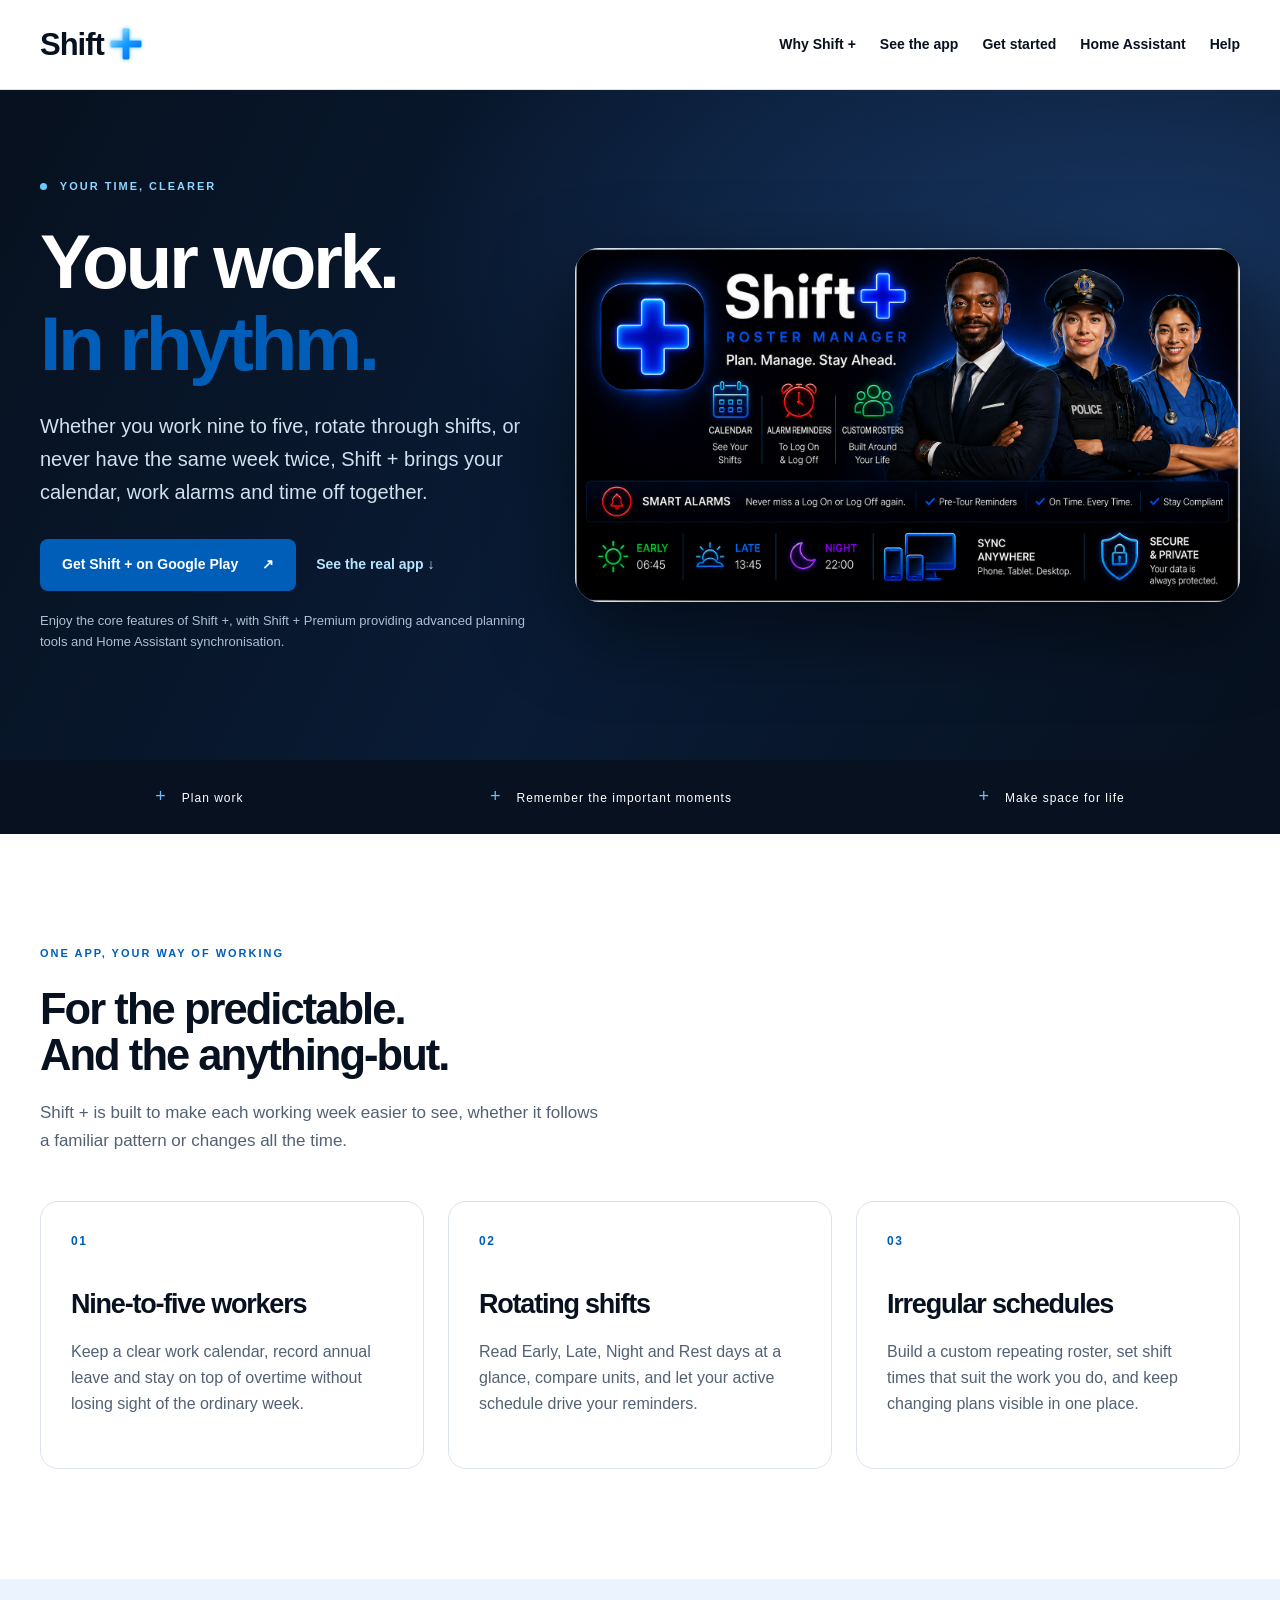
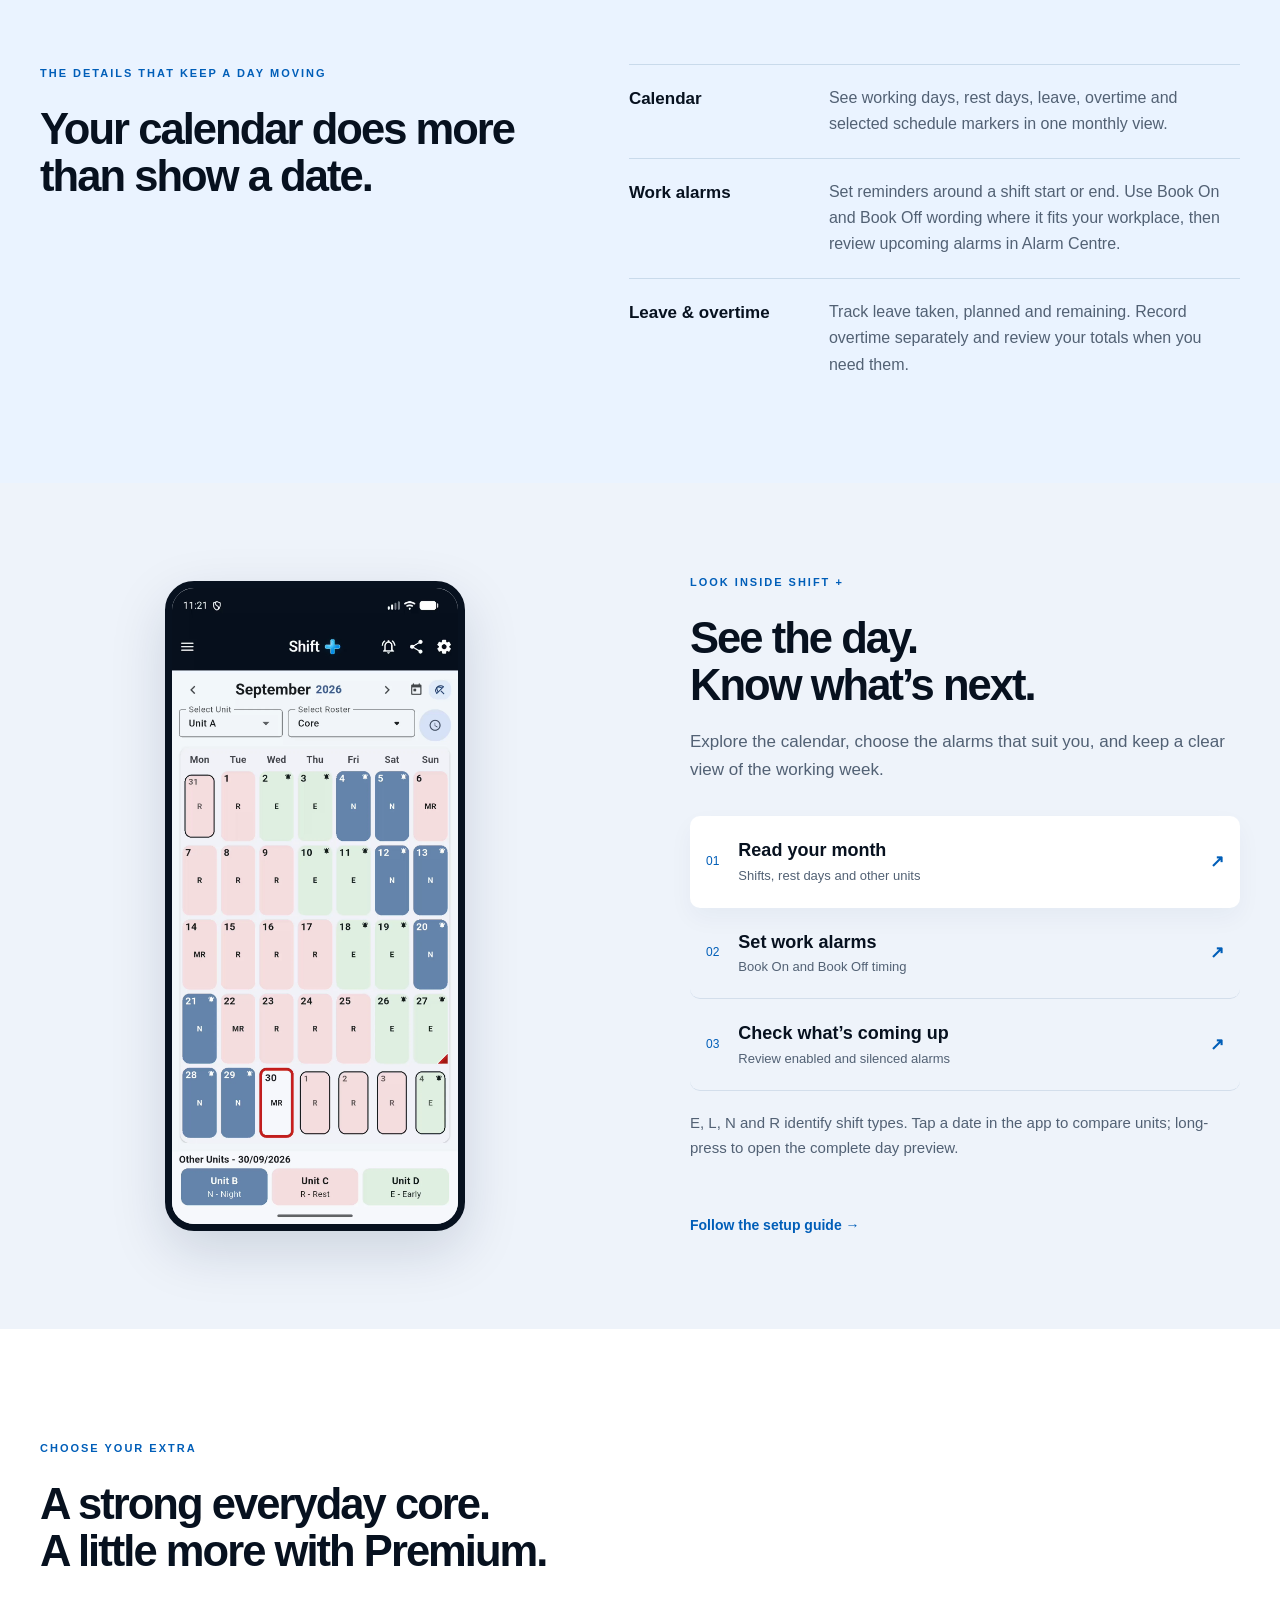
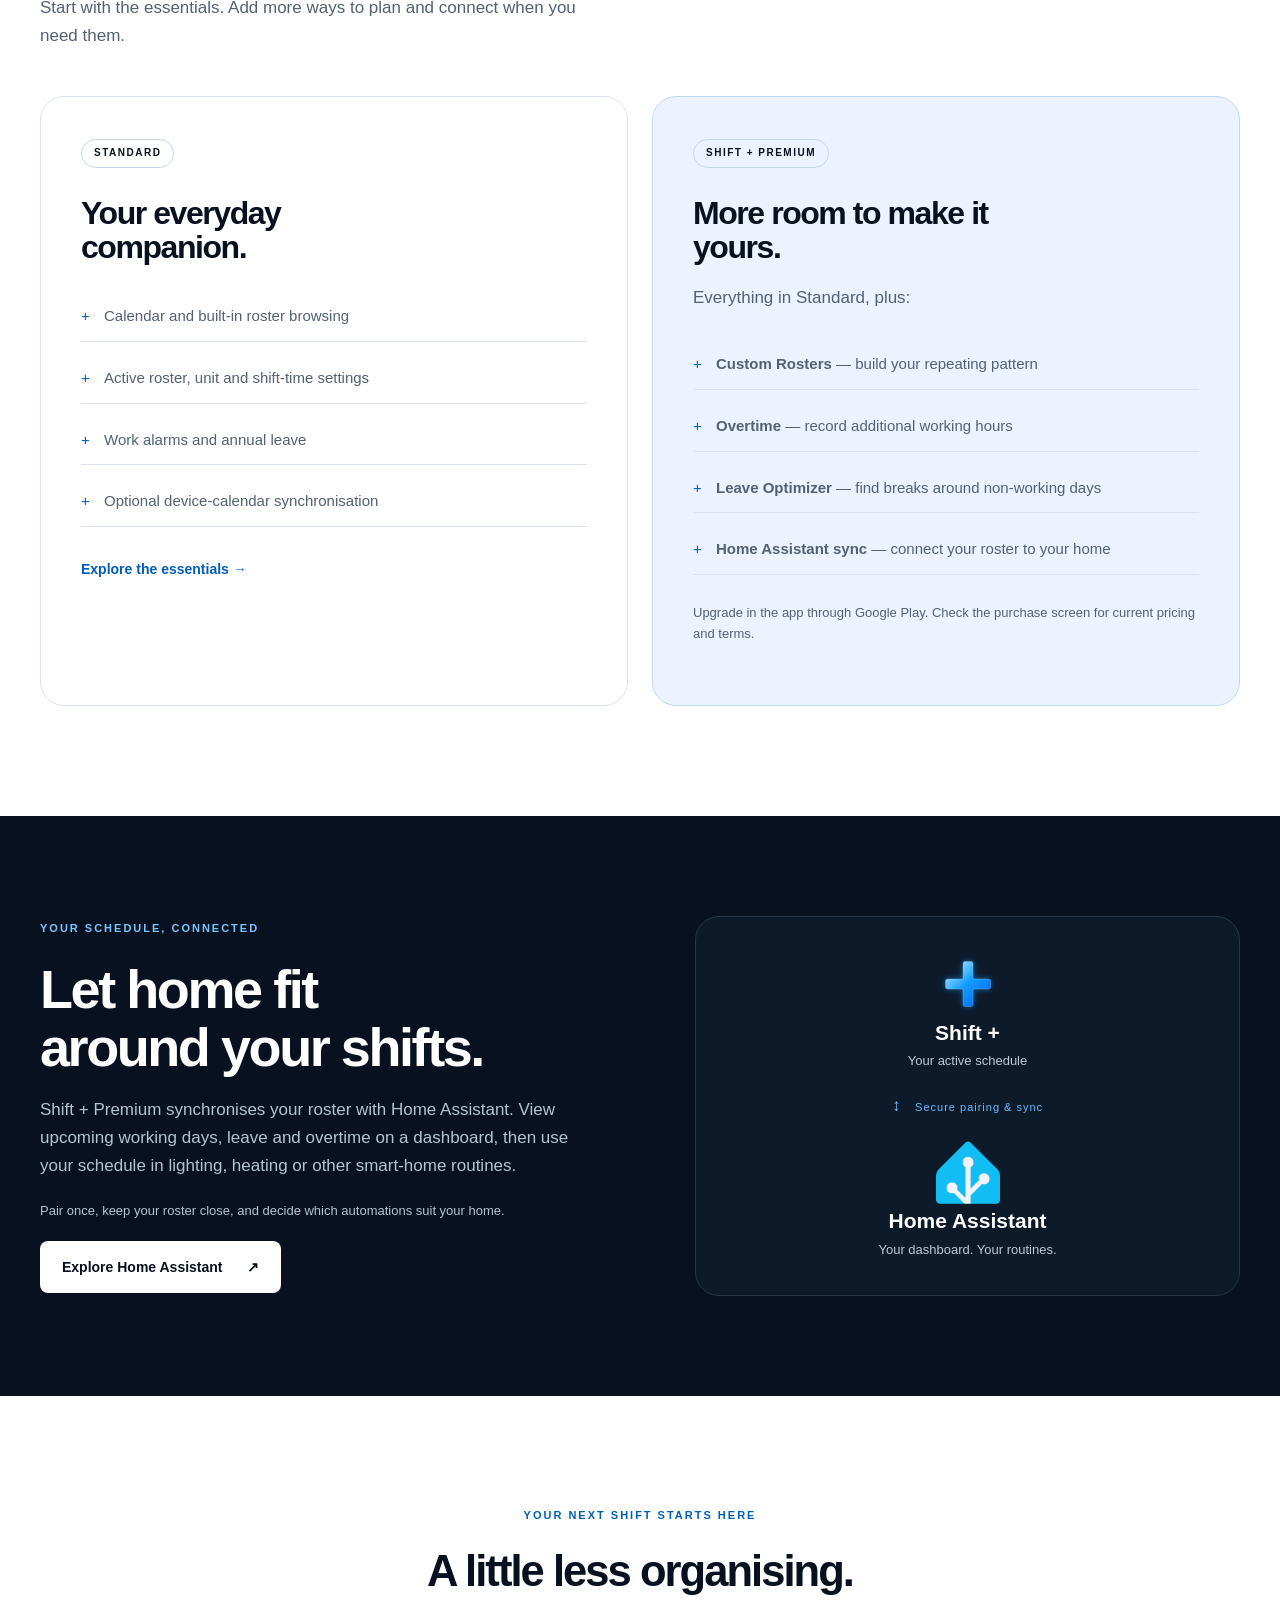
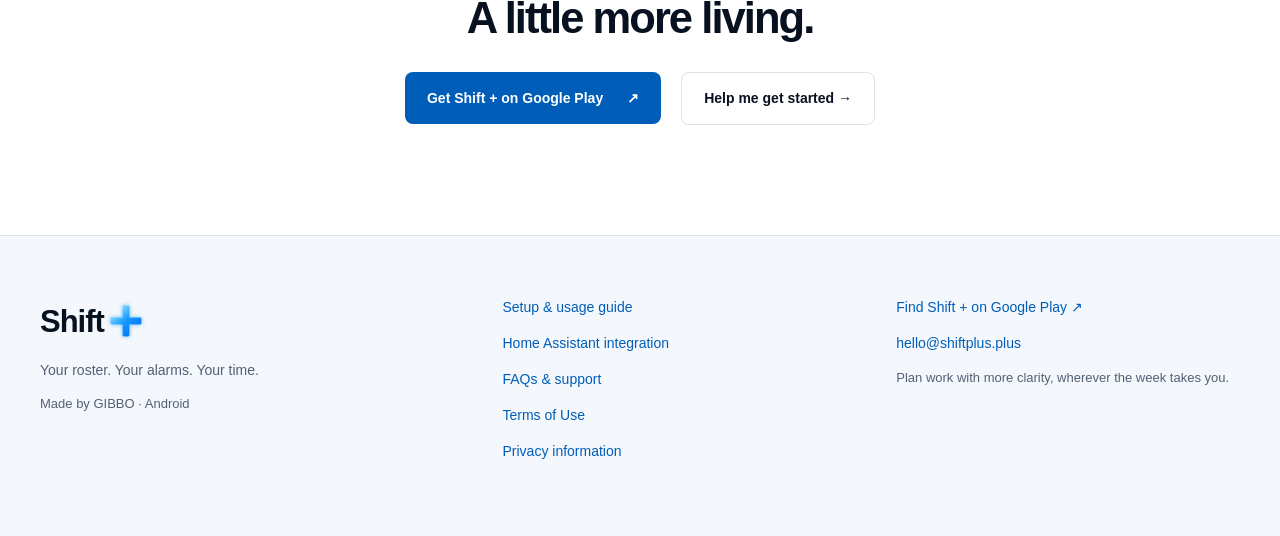
<file: site/index.html>
<!doctype html>
<html lang="en">
<head>
  <meta charset="utf-8">
  <meta name="viewport" content="width=device-width,initial-scale=1">
  <title>Shift + — Your work calendar, alarms and time</title>
  <meta name="description" content="Shift + helps 9-to-5, rotating-shift and irregular workers manage work calendars, Book On and Book Off reminders, annual leave, overtime and Home Assistant sync.">
  <meta name="robots" content="noindex,nofollow">
  <meta name="theme-color" content="#07111f">
  <meta property="og:type" content="website">
  <meta property="og:title" content="Shift + — Your work calendar, alarms and time">
  <meta property="og:description" content="Your work pattern, work alarms, annual leave and overtime in one clear place.">
  <meta property="og:site_name" content="Shift +">
  <meta property="og:image" content="assets/shift-plus-workers.png">
  <meta name="twitter:card" content="summary_large_image">
  <link rel="icon" href="assets/favicon.png"><link rel="apple-touch-icon" href="assets/apple-touch-icon.png">
  <link rel="stylesheet" href="styles.css"><link rel="stylesheet" href="video.css"><script src="app.js" defer></script>
  <noscript><style>@media(max-width:760px){.header{height:auto;position:relative}.nav-row{flex-wrap:wrap;padding:15px 0}.menu-toggle{display:none}.header nav{display:flex;position:static;flex-wrap:wrap;padding:0;box-shadow:none;border:0;gap:12px}.header nav a{font-size:14px}}</style></noscript>
</head>
<body>
<a class="skip" href="#main">Skip to content</a>
<header class="header"><div class="wrap nav-row">
  <a class="brand" href="index.html" aria-label="Shift + home"><span>Shift</span><img src="assets/logo.svg" width="42" height="42" alt="+"></a>
  <button class="menu-toggle" aria-expanded="false" aria-controls="navigation">Menu <span aria-hidden="true">+</span></button>
  <nav id="navigation" aria-label="Main navigation"><a href="#benefits">Why Shift +</a><a href="#walkthrough">See the app</a><a href="guide.html">Get started</a><a href="home-assistant.html">Home Assistant</a><a href="support.html">Help</a></nav>
</div></header>
<main id="main" tabindex="-1"><span id="features" hidden></span>
  <section class="marketing-hero">
    <div class="wrap marketing-hero-grid"><div class="marketing-copy">
      <p class="eyebrow"><span class="status-dot"></span> YOUR TIME, CLEARER</p>
      <h1>Your work.<br><em>In rhythm.</em></h1>
      <p class="lead">Whether you work nine to five, rotate through shifts, or never have the same week twice, Shift + brings your calendar, work alarms and time off together.</p>
      <div class="actions"><a class="button primary" href="https://play.google.com/store/apps/details?id=ie.shiftplus.app" target="_blank" rel="noopener">Get Shift + on Google Play <span aria-hidden="true">↗</span></a><a class="text-link" href="#walkthrough">See the real app <span aria-hidden="true">↓</span></a></div>
      <p class="micro">Enjoy the core features of Shift +, with Shift + Premium providing advanced planning tools and Home Assistant synchronisation.</p>
    </div><figure class="marketing-art"><img src="assets/shift-plus-workers.png" width="1718" height="911" alt="Shift + artwork showing a business professional, a police officer and a healthcare worker"></figure></div>
  </section>
  <div class="section-ribbon"><div class="wrap"><span>Plan work</span><span>Remember the important moments</span><span>Make space for life</span></div></div>
  <section id="benefits" class="section wrap"><div class="section-heading"><p class="eyebrow">ONE APP, YOUR WAY OF WORKING</p><h2>For the predictable.<br>And the anything-but.</h2><p>Shift + is built to make each working week easier to see, whether it follows a familiar pattern or changes all the time.</p></div>
    <div class="audience-grid"><article class="audience-card"><span>01</span><h3>Nine-to-five workers</h3><p>Keep a clear work calendar, record annual leave and stay on top of overtime without losing sight of the ordinary week.</p></article><article class="audience-card"><span>02</span><h3>Rotating shifts</h3><p>Read Early, Late, Night and Rest days at a glance, compare units, and let your active schedule drive your reminders.</p></article><article class="audience-card"><span>03</span><h3>Irregular schedules</h3><p>Build a custom repeating roster, set shift times that suit the work you do, and keep changing plans visible in one place.</p></article></div>
  </section>
  <section class="feature-band"><div class="wrap feature-band-grid"><div><p class="eyebrow">THE DETAILS THAT KEEP A DAY MOVING</p><h2>Your calendar does more than show a date.</h2></div><div class="feature-list"><article><b>Calendar</b><p>See working days, rest days, leave, overtime and selected schedule markers in one monthly view.</p></article><article><b>Work alarms</b><p>Set reminders around a shift start or end. Use Book On and Book Off wording where it fits your workplace, then review upcoming alarms in Alarm Centre.</p></article><article><b>Leave & overtime</b><p>Track leave taken, planned and remaining. Record overtime separately and review your totals when you need them.</p></article></div></div></section>
  <section id="walkthrough" class="tour-section"><div class="wrap tour-grid"><div class="tour-visual"><button class="screenshot" data-enlarge="assets/calendar.webp" aria-label="Enlarge Shift + calendar showing a September roster and unit comparison"><img src="assets/calendar.webp" alt="Shift + Android calendar showing shift colours, alarm markers and other units" width="1080" height="2400" loading="lazy"></button></div><div class="tour-copy"><p class="eyebrow">LOOK INSIDE SHIFT +</p><h2>See the day.<br>Know what’s next.</h2><p>Explore the calendar, choose the alarms that suit you, and keep a clear view of the working week.</p><div class="tour-options" role="group" aria-label="Choose an app walkthrough"><button data-tour="calendar" aria-pressed="true"><span>01</span><div><strong>Read your month</strong><small>Shifts, rest days and other units</small></div><b aria-hidden="true">↗</b></button><button data-tour="alarms" aria-pressed="false"><span>02</span><div><strong>Set work alarms</strong><small>Book On and Book Off timing</small></div><b aria-hidden="true">↗</b></button><button data-tour="alarm-centre" aria-pressed="false"><span>03</span><div><strong>Check what’s coming up</strong><small>Review enabled and silenced alarms</small></div><b aria-hidden="true">↗</b></button></div><div id="tour-description" class="tour-description" aria-live="polite">E, L, N and R identify shift types. Tap a date in the app to compare units; long-press to open the complete day preview.</div><a class="text-link" href="guide.html">Follow the setup guide →</a></div></div></section>
  <section id="premium" class="section wrap"><div class="section-heading"><p class="eyebrow">CHOOSE YOUR EXTRA</p><h2>A strong everyday core.<br>A little more with Premium.</h2><p>Start with the essentials. Add more ways to plan and connect when you need them.</p></div><div class="plans"><article class="plan"><span class="pill">STANDARD</span><h3>Your everyday companion.</h3><ul><li>Calendar and built-in roster browsing</li><li>Active roster, unit and shift-time settings</li><li>Work alarms and annual leave</li><li>Optional device-calendar synchronisation</li></ul><a href="guide.html" class="text-link">Explore the essentials →</a></article><article class="plan premium"><span class="pill">SHIFT + PREMIUM</span><h3>More room to make it yours.</h3><p>Everything in Standard, plus:</p><ul><li><strong>Custom Rosters</strong> — build your repeating pattern</li><li><strong>Overtime</strong> — record additional working hours</li><li><strong>Leave Optimizer</strong> — find breaks around non-working days</li><li><strong>Home Assistant sync</strong> — connect your roster to your home</li></ul><p class="micro">Upgrade in the app through Google Play. Check the purchase screen for current pricing and terms.</p></article></div></section>
  <section class="ha-section"><div class="wrap ha-grid"><div><p class="eyebrow">YOUR SCHEDULE, CONNECTED</p><h2>Let home fit<br>around your shifts.</h2><p>Shift + Premium synchronises your roster with Home Assistant. View upcoming working days, leave and overtime on a dashboard, then use your schedule in lighting, heating or other smart-home routines.</p><p class="micro">Pair once, keep your roster close, and decide which automations suit your home.</p><a href="home-assistant.html" class="button light">Explore Home Assistant <span aria-hidden="true">↗</span></a></div><div class="connection-diagram" aria-label="Shift + synchronises schedule data with Home Assistant"><div class="connection-node"><img src="assets/logo.svg" alt="Shift +" width="64" height="64"><strong>Shift +</strong><span>Your active schedule</span></div><div class="connector">↕ <span>Secure pairing & sync</span></div><div class="connection-node"><img class="ha-logo" src="assets/home-assistant-logo.png" alt="Home Assistant" width="64" height="64"><strong>Home Assistant</strong><span>Your dashboard. Your routines.</span></div></div></div></section>
  <section class="section wrap next-step"><p class="eyebrow">YOUR NEXT SHIFT STARTS HERE</p><h2>A little less organising.<br>A little more living.</h2><div class="actions"><a class="button primary" href="https://play.google.com/store/apps/details?id=ie.shiftplus.app" target="_blank" rel="noopener">Get Shift + on Google Play <span aria-hidden="true">↗</span></a><a class="button secondary" href="guide.html">Help me get started →</a></div></section>
</main>
<footer><div class="wrap footer-grid"><div><a class="brand" href="index.html" aria-label="Shift + home"><span>Shift</span><img src="assets/logo.svg" width="42" height="42" alt="+"></a><p>Your roster. Your alarms. Your time.</p><small>Made by GIBBO · Android</small></div><div><a href="guide.html">Setup & usage guide</a><a href="home-assistant.html">Home Assistant integration</a><a href="support.html">FAQs & support</a><a href="terms.html">Terms of Use</a><a href="privacy.html">Privacy information</a></div><div><a href="https://play.google.com/store/apps/details?id=ie.shiftplus.app" target="_blank" rel="noopener">Find Shift + on Google Play ↗</a><a href="mailto:hello@shiftplus.plus">hello@shiftplus.plus</a><small>Plan work with more clarity, wherever the week takes you.</small></div></div></footer>
<dialog id="image-viewer" aria-label="Enlarged app screenshot"><button class="close-viewer" autofocus>Close ×</button><img alt=""></dialog>
</body></html>
</file>
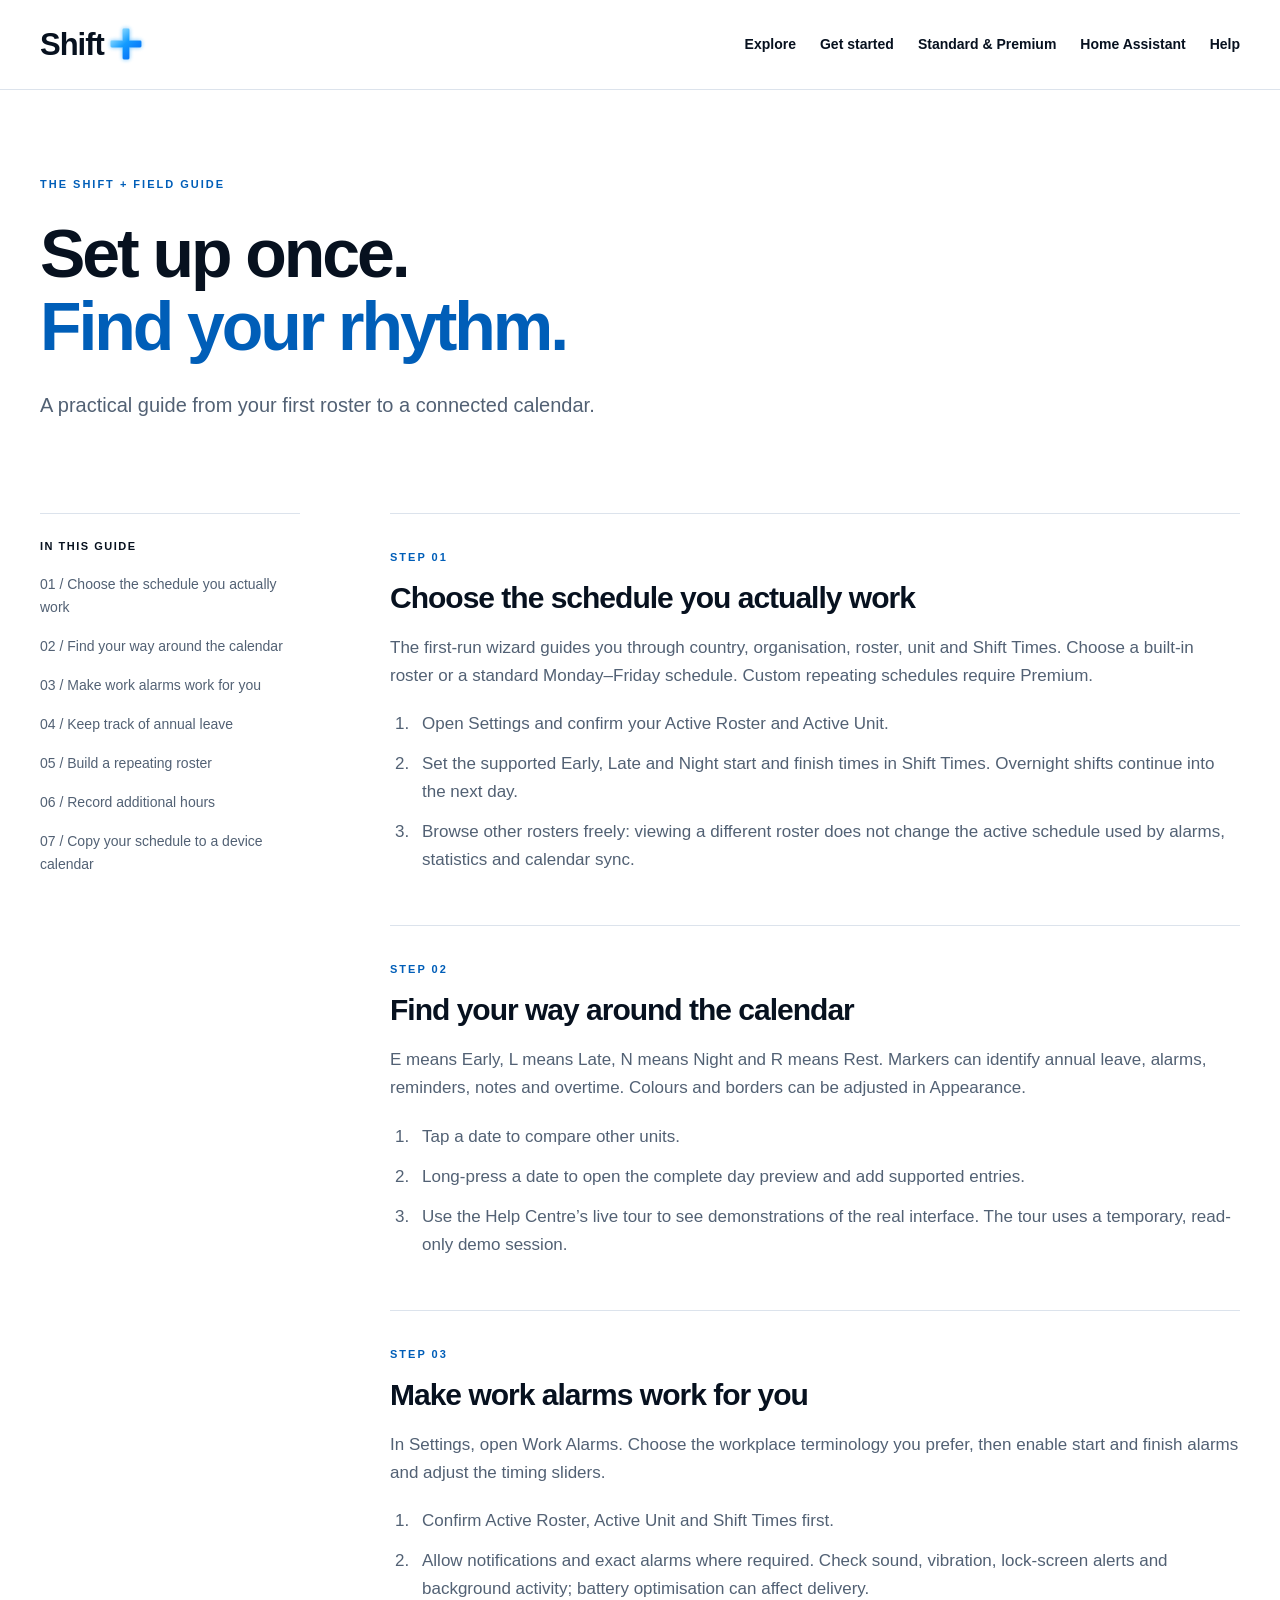
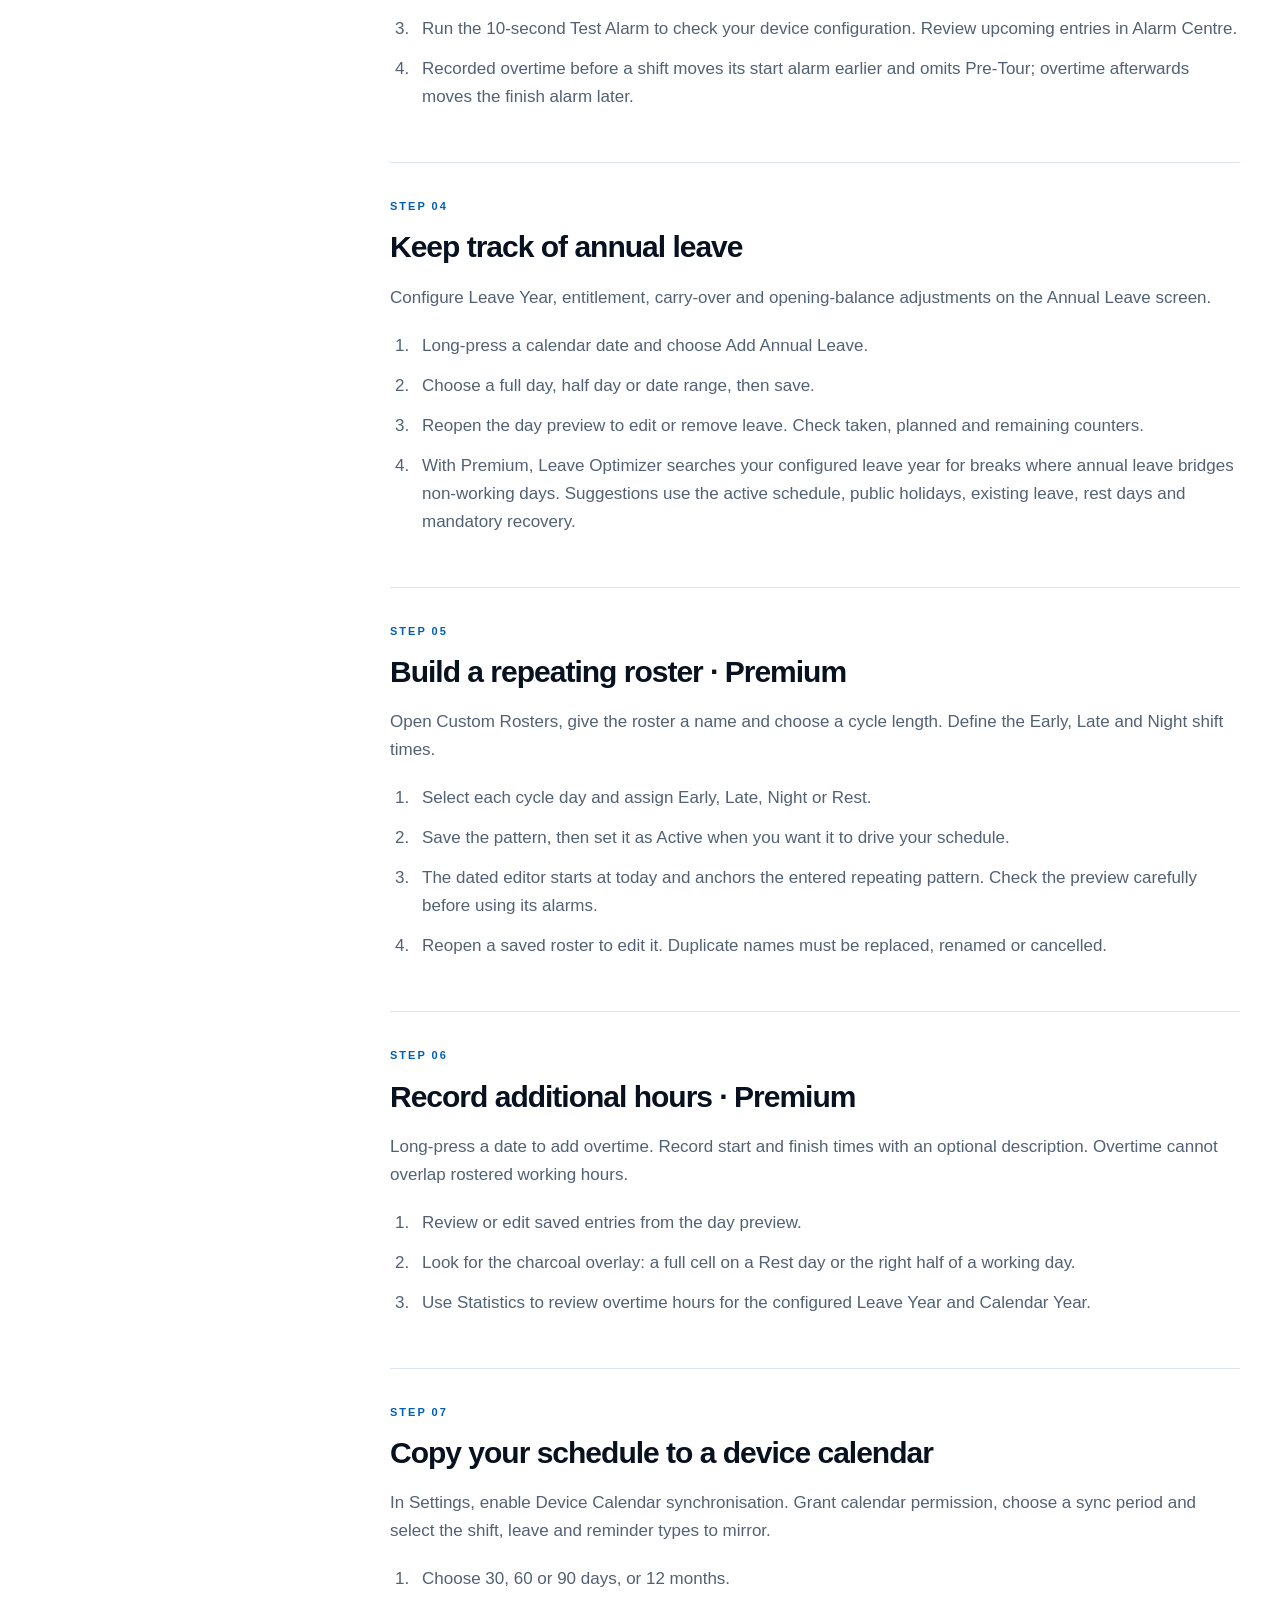
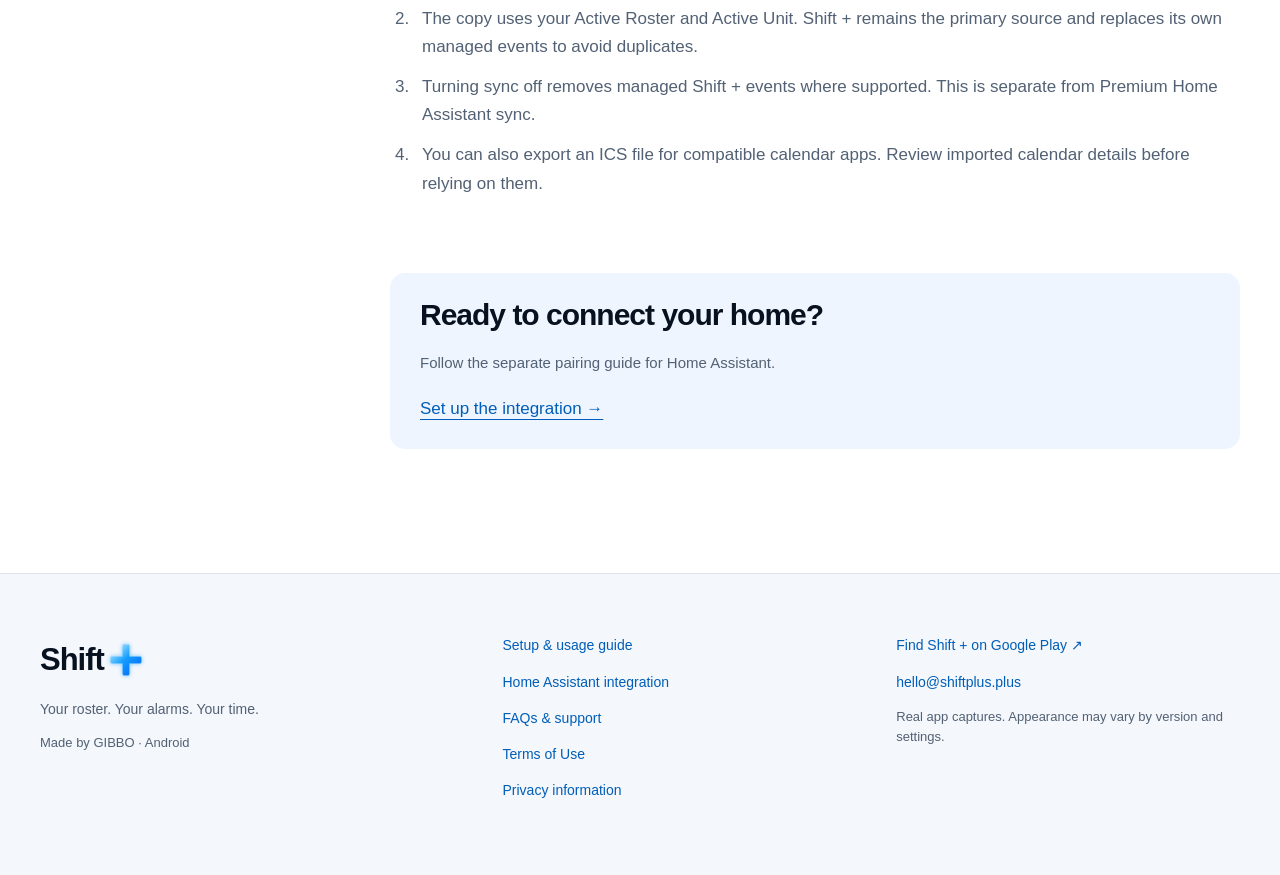
<file: site/guide.html>
<!doctype html><html lang="en"><head><meta charset="utf-8"><meta name="viewport" content="width=device-width,initial-scale=1"><title>Setup & usage guide — Shift +</title><meta name="description" content="Set up rosters, work alarms, annual leave, custom rosters, overtime and device-calendar synchronisation in Shift +."><meta name="robots" content="noindex,nofollow"><meta name="theme-color" content="#07111f"><meta property="og:type" content="website"><meta property="og:title" content="Setup & usage guide — Shift +"><meta property="og:description" content="Set up rosters, work alarms, annual leave, custom rosters, overtime and device-calendar synchronisation in Shift +."><meta property="og:site_name" content="Shift +"><meta property="og:image" content="assets/app-icon.png"><meta name="twitter:card" content="summary"><link rel="icon" href="assets/favicon.png"><link rel="apple-touch-icon" href="assets/apple-touch-icon.png"><link rel="stylesheet" href="styles.css"><script src="app.js" defer></script><noscript><style>@media(max-width:760px){.header{height:auto;position:relative}.nav-row{flex-wrap:wrap;padding:15px 0}.menu-toggle{display:none}.header nav{display:flex;position:static;flex-wrap:wrap;padding:0;box-shadow:none;border:0;gap:12px}.header nav a{font-size:14px}}</style></noscript></head><body><a class="skip" href="#main">Skip to content</a><header class="header"><div class="wrap nav-row"><a class="brand" href="index.html" aria-label="Shift + home"><span>Shift</span><img src="assets/logo.svg" width="42" height="42" alt="+"></a><button class="menu-toggle" aria-expanded="false" aria-controls="navigation">Menu <span aria-hidden="true">+</span></button><nav id="navigation" aria-label="Main navigation"><a href="index.html#features">Explore</a><a href="guide.html">Get started</a><a href="index.html#premium">Standard & Premium</a><a href="home-assistant.html">Home Assistant</a><a href="support.html">Help</a></nav></div></header><main id="main" tabindex="-1"><section class="page-intro wrap"><p class="eyebrow">THE SHIFT + FIELD GUIDE</p><h1>Set up once.<br><em>Find your rhythm.</em></h1><p class="lead">A practical guide from your first roster to a connected calendar.</p></section><div class="wrap docs-layout"><aside class="contents"><strong>IN THIS GUIDE</strong><a href="#rosters">01 / Choose the schedule you actually work</a><a href="#calendar">02 / Find your way around the calendar</a><a href="#alarms">03 / Make work alarms work for you</a><a href="#leave">04 / Keep track of annual leave</a><a href="#custom">05 / Build a repeating roster</a><a href="#overtime">06 / Record additional hours</a><a href="#sync">07 / Copy your schedule to a device calendar</a></aside><div class="docs-content"><section class="guide-section" id="rosters"><span class="eyebrow">STEP 01</span><h2>Choose the schedule you actually work</h2><p>The first-run wizard guides you through country, organisation, roster, unit and Shift Times. Choose a built-in roster or a standard Monday–Friday schedule. Custom repeating schedules require Premium.</p><ol><li>Open Settings and confirm your Active Roster and Active Unit.</li><li>Set the supported Early, Late and Night start and finish times in Shift Times. Overnight shifts continue into the next day.</li><li>Browse other rosters freely: viewing a different roster does not change the active schedule used by alarms, statistics and calendar sync.</li></ol></section><section class="guide-section" id="calendar"><span class="eyebrow">STEP 02</span><h2>Find your way around the calendar</h2><p>E means Early, L means Late, N means Night and R means Rest. Markers can identify annual leave, alarms, reminders, notes and overtime. Colours and borders can be adjusted in Appearance.</p><ol><li>Tap a date to compare other units.</li><li>Long-press a date to open the complete day preview and add supported entries.</li><li>Use the Help Centre’s live tour to see demonstrations of the real interface. The tour uses a temporary, read-only demo session.</li></ol></section><section class="guide-section" id="alarms"><span class="eyebrow">STEP 03</span><h2>Make work alarms work for you</h2><p>In Settings, open Work Alarms. Choose the workplace terminology you prefer, then enable start and finish alarms and adjust the timing sliders.</p><ol><li>Confirm Active Roster, Active Unit and Shift Times first.</li><li>Allow notifications and exact alarms where required. Check sound, vibration, lock-screen alerts and background activity; battery optimisation can affect delivery.</li><li>Run the 10-second Test Alarm to check your device configuration. Review upcoming entries in Alarm Centre.</li><li>Recorded overtime before a shift moves its start alarm earlier and omits Pre-Tour; overtime afterwards moves the finish alarm later.</li></ol></section><section class="guide-section" id="leave"><span class="eyebrow">STEP 04</span><h2>Keep track of annual leave</h2><p>Configure Leave Year, entitlement, carry-over and opening-balance adjustments on the Annual Leave screen.</p><ol><li>Long-press a calendar date and choose Add Annual Leave.</li><li>Choose a full day, half day or date range, then save.</li><li>Reopen the day preview to edit or remove leave. Check taken, planned and remaining counters.</li><li>With Premium, Leave Optimizer searches your configured leave year for breaks where annual leave bridges non-working days. Suggestions use the active schedule, public holidays, existing leave, rest days and mandatory recovery.</li></ol></section><section class="guide-section" id="custom"><span class="eyebrow">STEP 05</span><h2>Build a repeating roster · Premium</h2><p>Open Custom Rosters, give the roster a name and choose a cycle length. Define the Early, Late and Night shift times.</p><ol><li>Select each cycle day and assign Early, Late, Night or Rest.</li><li>Save the pattern, then set it as Active when you want it to drive your schedule.</li><li>The dated editor starts at today and anchors the entered repeating pattern. Check the preview carefully before using its alarms.</li><li>Reopen a saved roster to edit it. Duplicate names must be replaced, renamed or cancelled.</li></ol></section><section class="guide-section" id="overtime"><span class="eyebrow">STEP 06</span><h2>Record additional hours · Premium</h2><p>Long-press a date to add overtime. Record start and finish times with an optional description. Overtime cannot overlap rostered working hours.</p><ol><li>Review or edit saved entries from the day preview.</li><li>Look for the charcoal overlay: a full cell on a Rest day or the right half of a working day.</li><li>Use Statistics to review overtime hours for the configured Leave Year and Calendar Year.</li></ol></section><section class="guide-section" id="sync"><span class="eyebrow">STEP 07</span><h2>Copy your schedule to a device calendar</h2><p>In Settings, enable Device Calendar synchronisation. Grant calendar permission, choose a sync period and select the shift, leave and reminder types to mirror.</p><ol><li>Choose 30, 60 or 90 days, or 12 months.</li><li>The copy uses your Active Roster and Active Unit. Shift + remains the primary source and replaces its own managed events to avoid duplicates.</li><li>Turning sync off removes managed Shift + events where supported. This is separate from Premium Home Assistant sync.</li><li>You can also export an ICS file for compatible calendar apps. Review imported calendar details before relying on them.</li></ol></section><section class="callout"><h2>Ready to connect your home?</h2><p>Follow the separate pairing guide for Home Assistant.</p><a href="home-assistant.html">Set up the integration →</a></section></div></div></main><footer><div class="wrap footer-grid"><div><a class="brand" href="index.html" aria-label="Shift + home"><span>Shift</span><img src="assets/logo.svg" width="42" height="42" alt="+"></a><p>Your roster. Your alarms. Your time.</p><small>Made by GIBBO · Android</small></div><div><a href="guide.html">Setup & usage guide</a><a href="home-assistant.html">Home Assistant integration</a><a href="support.html">FAQs & support</a><a href="terms.html">Terms of Use</a><a href="privacy.html">Privacy information</a></div><div><a href="https://play.google.com/store/apps/details?id=ie.shiftplus.app" target="_blank" rel="noopener">Find Shift + on Google Play ↗</a><a href="mailto:hello@shiftplus.plus">hello@shiftplus.plus</a><small>Real app captures. Appearance may vary by version and settings.</small></div></div></footer><dialog id="image-viewer" aria-label="Enlarged app screenshot"><button class="close-viewer" autofocus>Close ×</button><img alt=""></dialog></body></html>
</file>
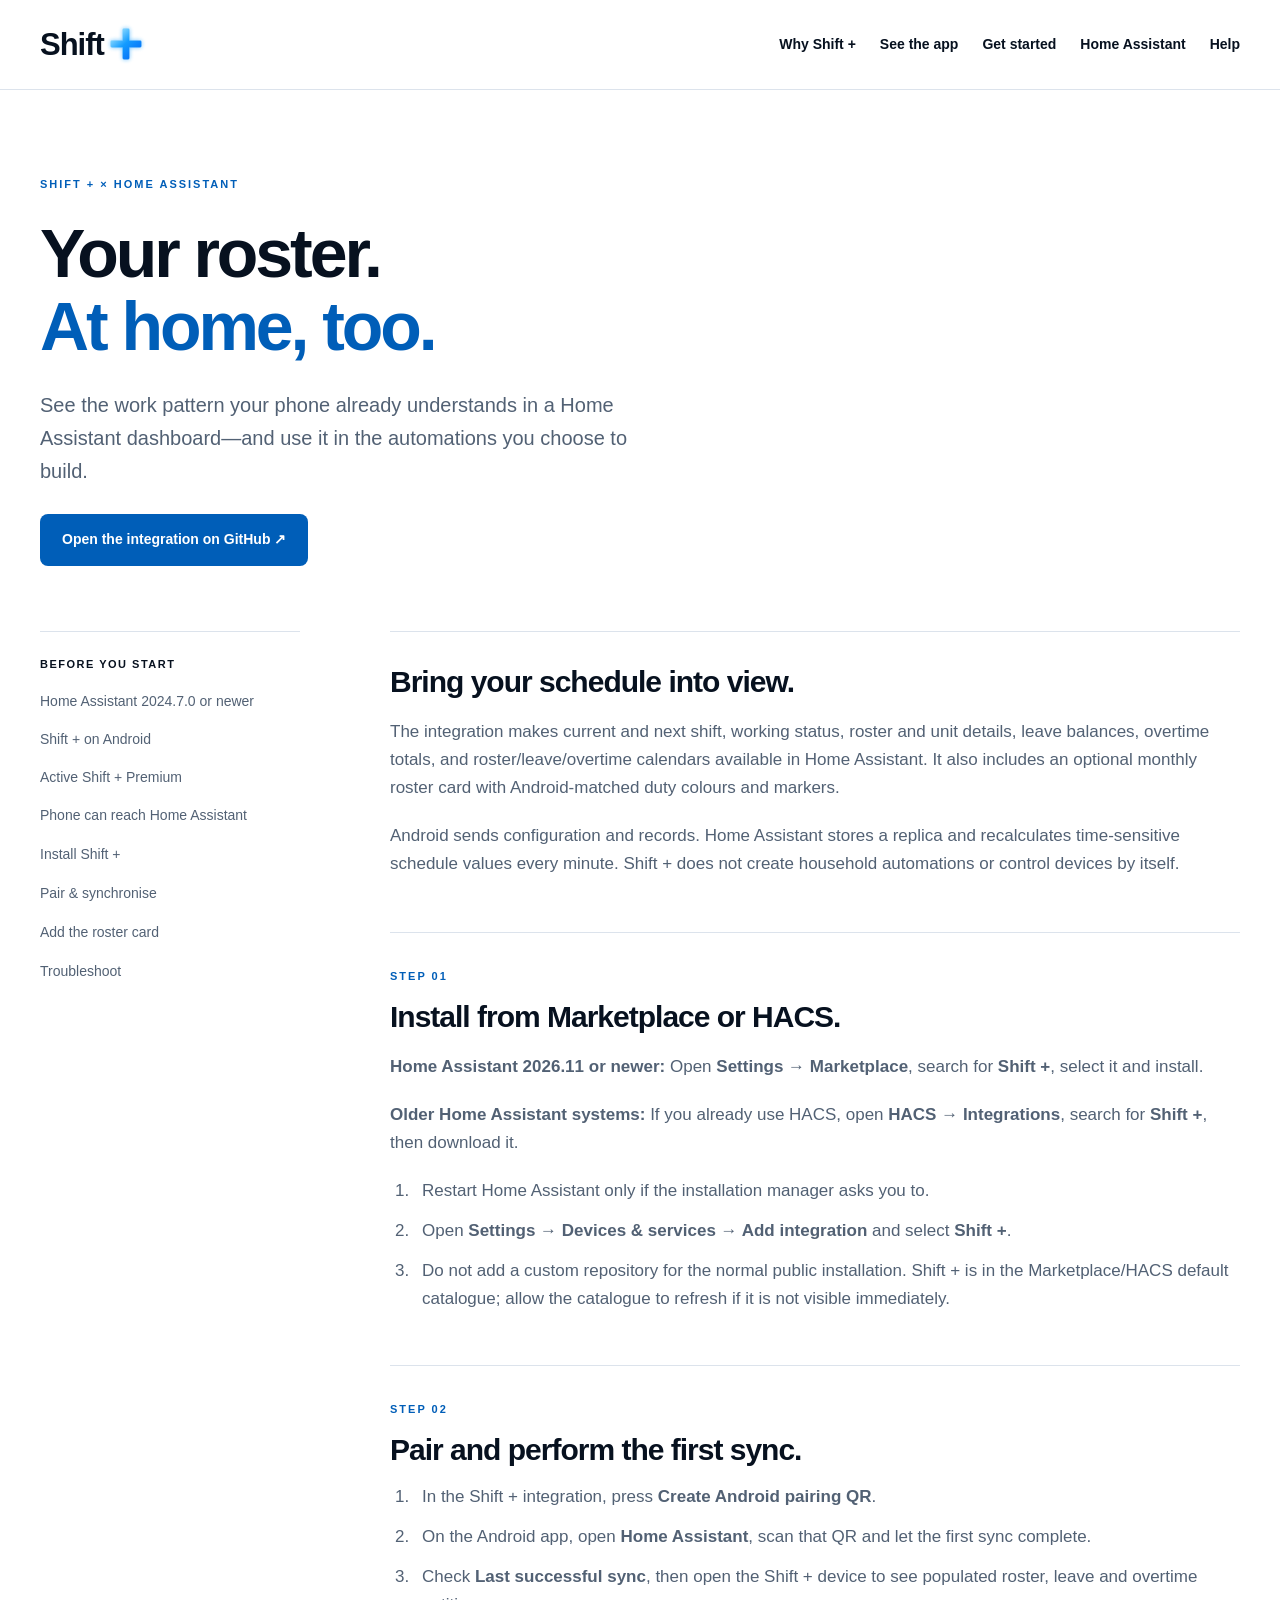
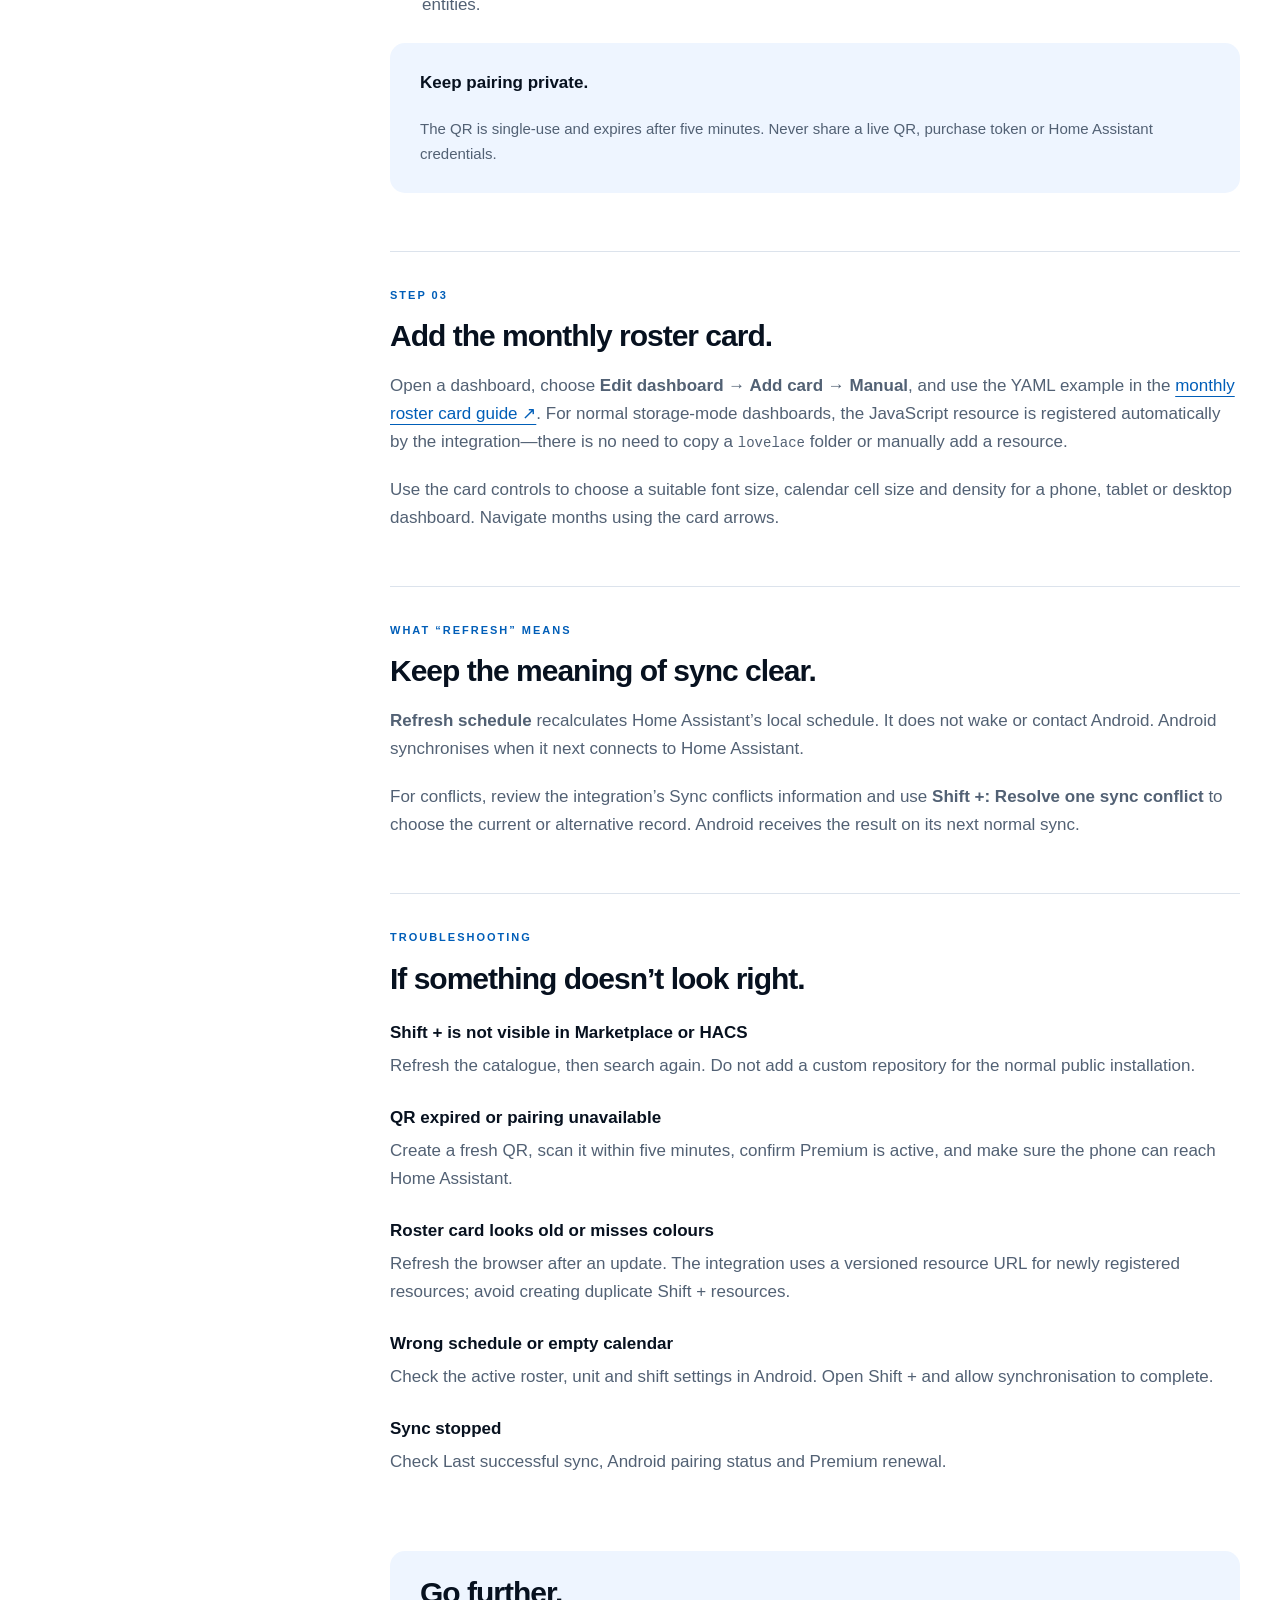
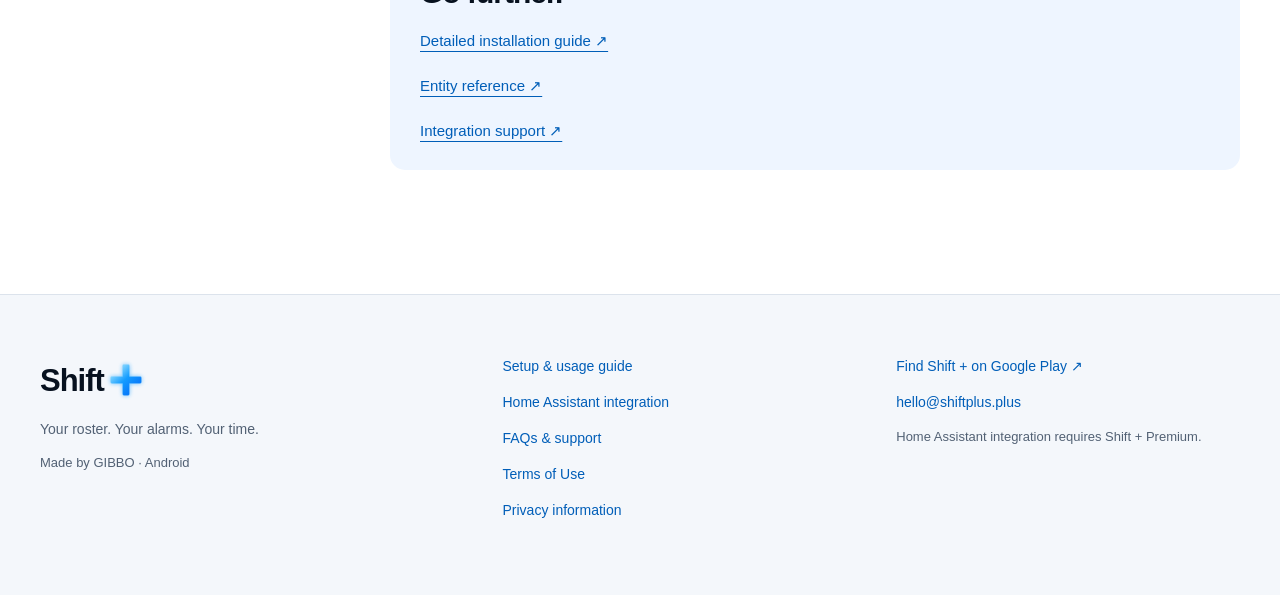
<file: site/home-assistant.html>
<!doctype html><html lang="en"><head><meta charset="utf-8"><meta name="viewport" content="width=device-width,initial-scale=1"><title>Home Assistant integration — Shift +</title><meta name="description" content="Pair Shift + Premium with Home Assistant to view your roster, leave and overtime in dashboards and automations."><meta name="robots" content="noindex,nofollow"><meta name="theme-color" content="#07111f"><meta property="og:type" content="website"><meta property="og:title" content="Home Assistant integration — Shift +"><meta property="og:description" content="Bring your Shift + schedule into your Home Assistant dashboard."><meta property="og:site_name" content="Shift +"><meta property="og:image" content="assets/shift-plus-workers.png"><meta name="twitter:card" content="summary_large_image"><link rel="icon" href="assets/favicon.png"><link rel="apple-touch-icon" href="assets/apple-touch-icon.png"><link rel="stylesheet" href="styles.css"><script src="app.js" defer></script></head><body><a class="skip" href="#main">Skip to content</a><header class="header"><div class="wrap nav-row"><a class="brand" href="index.html" aria-label="Shift + home"><span>Shift</span><img src="assets/logo.svg" width="42" height="42" alt="+"></a><button class="menu-toggle" aria-expanded="false" aria-controls="navigation">Menu <span aria-hidden="true">+</span></button><nav id="navigation" aria-label="Main navigation"><a href="index.html#benefits">Why Shift +</a><a href="index.html#walkthrough">See the app</a><a href="guide.html">Get started</a><a href="home-assistant.html">Home Assistant</a><a href="support.html">Help</a></nav></div></header><main id="main" tabindex="-1"><section class="page-intro wrap"><p class="eyebrow">SHIFT + × HOME ASSISTANT</p><h1>Your roster.<br><em>At home, too.</em></h1><p class="lead">See the work pattern your phone already understands in a Home Assistant dashboard—and use it in the automations you choose to build.</p><a class="button primary" href="https://github.com/bgibbo/shift-plus-home-assistant" target="_blank" rel="noopener">Open the integration on GitHub ↗</a></section><div class="wrap docs-layout"><aside class="contents"><strong>BEFORE YOU START</strong><p>Home Assistant 2024.7.0 or newer</p><p>Shift + on Android</p><p>Active Shift + Premium</p><p>Phone can reach Home Assistant</p><a href="#install">Install Shift +</a><a href="#pair">Pair & synchronise</a><a href="#dashboard">Add the roster card</a><a href="#troubleshooting">Troubleshoot</a></aside><div class="docs-content"><section class="guide-section"><h2>Bring your schedule into view.</h2><p>The integration makes current and next shift, working status, roster and unit details, leave balances, overtime totals, and roster/leave/overtime calendars available in Home Assistant. It also includes an optional monthly roster card with Android-matched duty colours and markers.</p><p>Android sends configuration and records. Home Assistant stores a replica and recalculates time-sensitive schedule values every minute. Shift + does not create household automations or control devices by itself.</p></section><section class="guide-section" id="install"><span class="eyebrow">STEP 01</span><h2>Install from Marketplace or HACS.</h2><p><strong>Home Assistant 2026.11 or newer:</strong> Open <strong>Settings → Marketplace</strong>, search for <strong>Shift +</strong>, select it and install.</p><p><strong>Older Home Assistant systems:</strong> If you already use HACS, open <strong>HACS → Integrations</strong>, search for <strong>Shift +</strong>, then download it.</p><ol><li>Restart Home Assistant only if the installation manager asks you to.</li><li>Open <strong>Settings → Devices &amp; services → Add integration</strong> and select <strong>Shift +</strong>.</li><li>Do not add a custom repository for the normal public installation. Shift + is in the Marketplace/HACS default catalogue; allow the catalogue to refresh if it is not visible immediately.</li></ol></section><section class="guide-section" id="pair"><span class="eyebrow">STEP 02</span><h2>Pair and perform the first sync.</h2><ol><li>In the Shift + integration, press <strong>Create Android pairing QR</strong>.</li><li>On the Android app, open <strong>Home Assistant</strong>, scan that QR and let the first sync complete.</li><li>Check <strong>Last successful sync</strong>, then open the Shift + device to see populated roster, leave and overtime entities.</li></ol><div class="callout"><strong>Keep pairing private.</strong><p>The QR is single-use and expires after five minutes. Never share a live QR, purchase token or Home Assistant credentials.</p></div></section><section class="guide-section" id="dashboard"><span class="eyebrow">STEP 03</span><h2>Add the monthly roster card.</h2><p>Open a dashboard, choose <strong>Edit dashboard → Add card → Manual</strong>, and use the YAML example in the <a href="https://github.com/bgibbo/shift-plus-home-assistant/blob/main/docs/dashboard.md" target="_blank" rel="noopener">monthly roster card guide ↗</a>. For normal storage-mode dashboards, the JavaScript resource is registered automatically by the integration—there is no need to copy a <code>lovelace</code> folder or manually add a resource.</p><p>Use the card controls to choose a suitable font size, calendar cell size and density for a phone, tablet or desktop dashboard. Navigate months using the card arrows.</p></section><section class="guide-section"><span class="eyebrow">WHAT “REFRESH” MEANS</span><h2>Keep the meaning of sync clear.</h2><p><strong>Refresh schedule</strong> recalculates Home Assistant’s local schedule. It does not wake or contact Android. Android synchronises when it next connects to Home Assistant.</p><p>For conflicts, review the integration’s Sync conflicts information and use <strong>Shift +: Resolve one sync conflict</strong> to choose the current or alternative record. Android receives the result on its next normal sync.</p></section><section class="guide-section" id="troubleshooting"><span class="eyebrow">TROUBLESHOOTING</span><h2>If something doesn’t look right.</h2><dl><dt>Shift + is not visible in Marketplace or HACS</dt><dd>Refresh the catalogue, then search again. Do not add a custom repository for the normal public installation.</dd><dt>QR expired or pairing unavailable</dt><dd>Create a fresh QR, scan it within five minutes, confirm Premium is active, and make sure the phone can reach Home Assistant.</dd><dt>Roster card looks old or misses colours</dt><dd>Refresh the browser after an update. The integration uses a versioned resource URL for newly registered resources; avoid creating duplicate Shift + resources.</dd><dt>Wrong schedule or empty calendar</dt><dd>Check the active roster, unit and shift settings in Android. Open Shift + and allow synchronisation to complete.</dd><dt>Sync stopped</dt><dd>Check Last successful sync, Android pairing status and Premium renewal.</dd></dl></section><section class="callout"><h2>Go further.</h2><p><a href="https://github.com/bgibbo/shift-plus-home-assistant/blob/main/docs/installation.md" target="_blank" rel="noopener">Detailed installation guide ↗</a></p><p><a href="https://github.com/bgibbo/shift-plus-home-assistant/blob/main/docs/entities.md" target="_blank" rel="noopener">Entity reference ↗</a></p><p><a href="https://github.com/bgibbo/shift-plus-home-assistant/issues" target="_blank" rel="noopener">Integration support ↗</a></p></section></div></div></main><footer><div class="wrap footer-grid"><div><a class="brand" href="index.html" aria-label="Shift + home"><span>Shift</span><img src="assets/logo.svg" width="42" height="42" alt="+"></a><p>Your roster. Your alarms. Your time.</p><small>Made by GIBBO · Android</small></div><div><a href="guide.html">Setup &amp; usage guide</a><a href="home-assistant.html">Home Assistant integration</a><a href="support.html">FAQs &amp; support</a><a href="terms.html">Terms of Use</a><a href="privacy.html">Privacy information</a></div><div><a href="https://play.google.com/store/apps/details?id=ie.shiftplus.app" target="_blank" rel="noopener">Find Shift + on Google Play ↗</a><a href="mailto:hello@shiftplus.plus">hello@shiftplus.plus</a><small>Home Assistant integration requires Shift + Premium.</small></div></div></footer><dialog id="image-viewer" aria-label="Enlarged app screenshot"><button class="close-viewer" autofocus>Close ×</button><img alt=""></dialog></body></html>
</file>
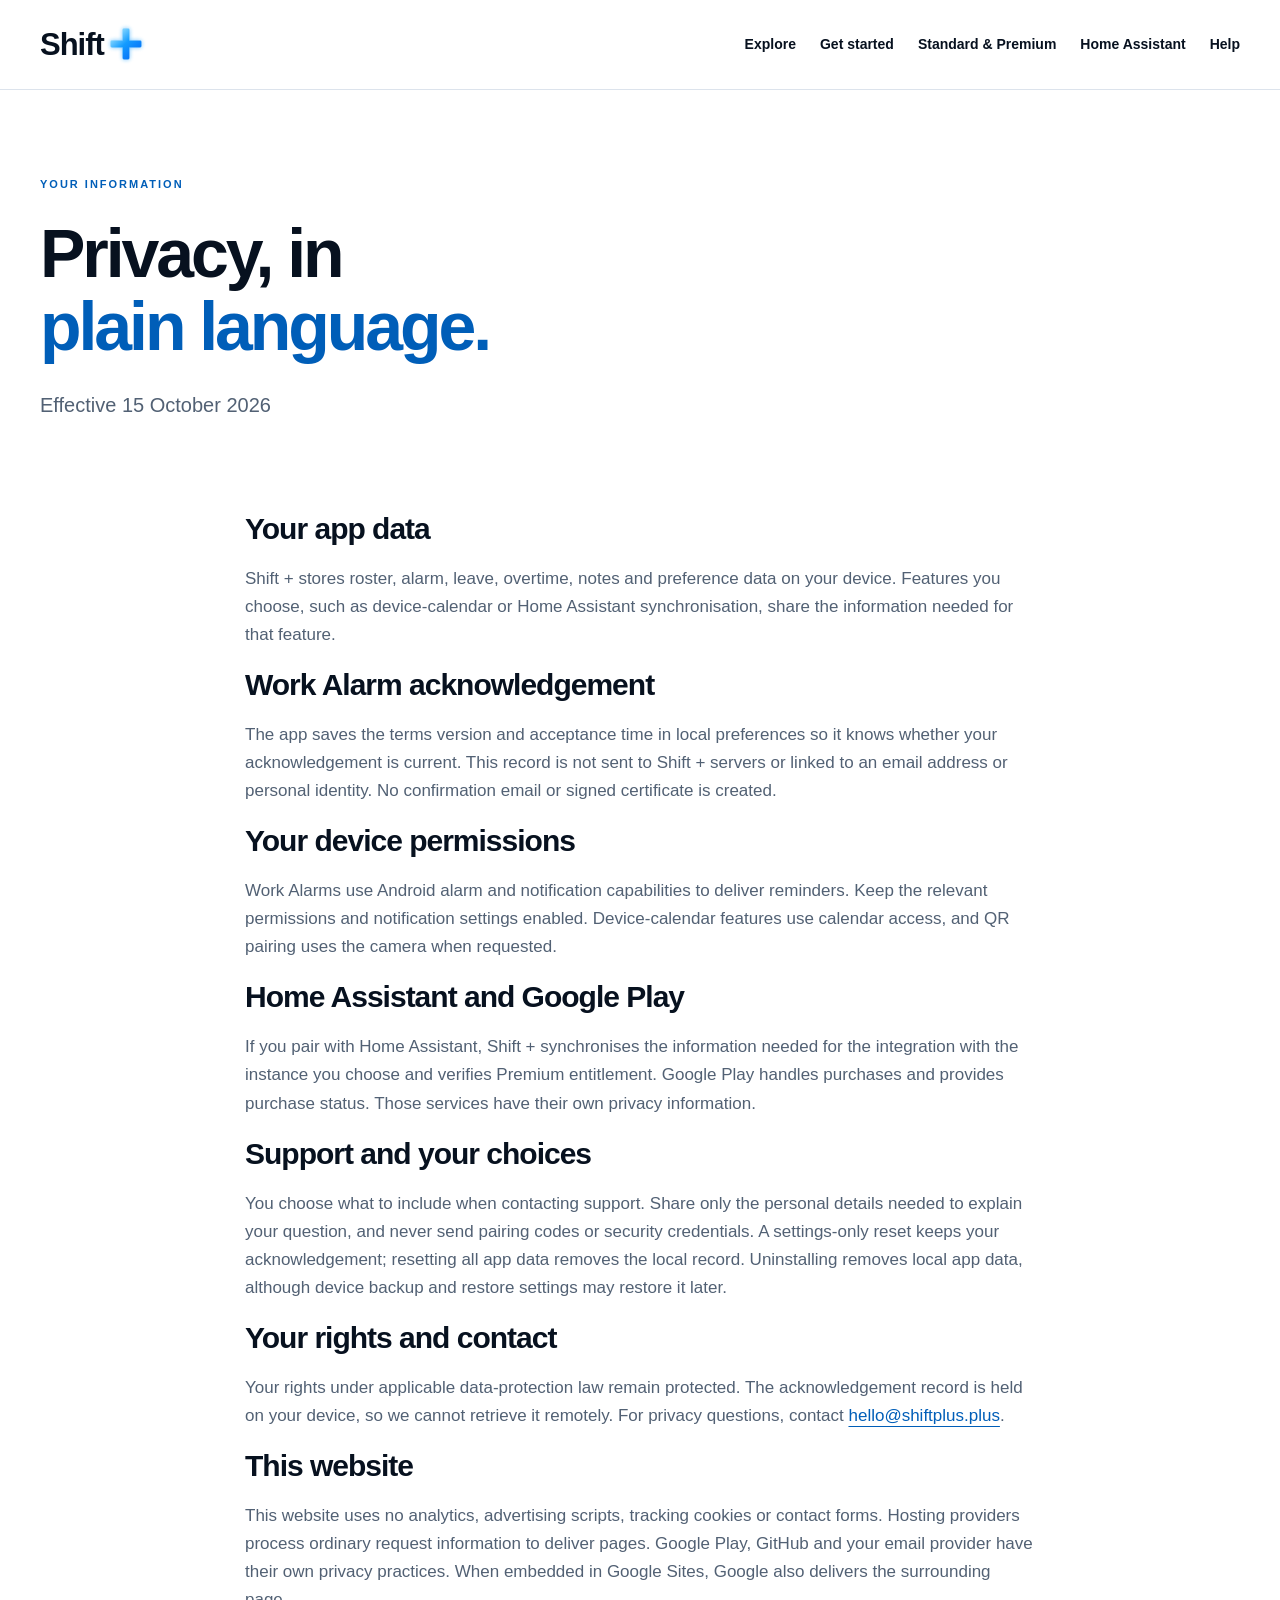
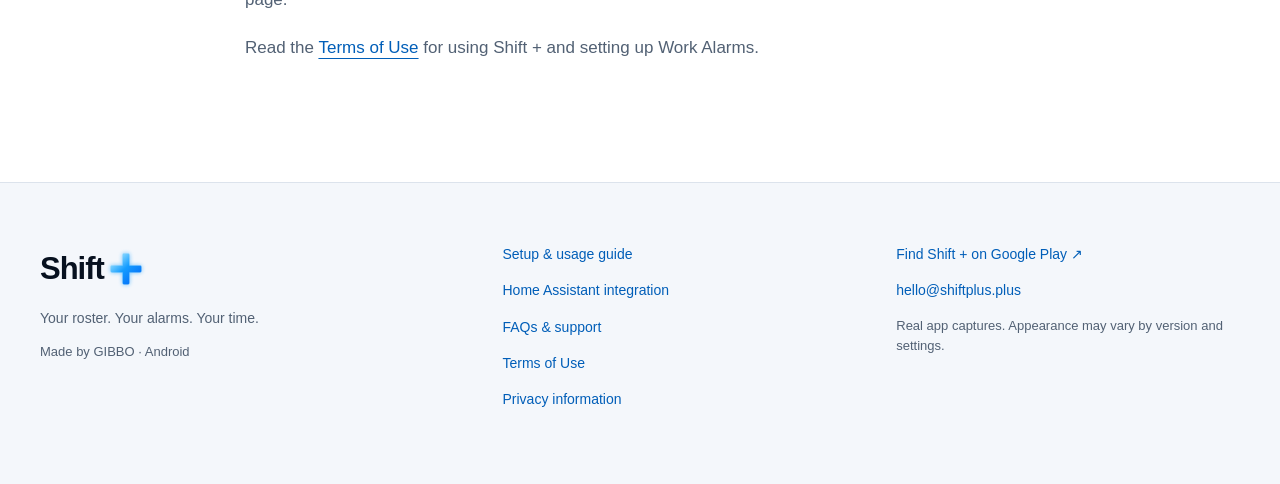
<file: site/privacy.html>
<!doctype html><html lang="en"><head><meta charset="utf-8"><meta name="viewport" content="width=device-width,initial-scale=1"><title>Privacy information — Shift +</title><meta name="description" content="Privacy information for the Shift + Android app, Work Alarm acknowledgement and website."><meta name="robots" content="noindex,nofollow"><meta name="theme-color" content="#07111f"><meta property="og:type" content="website"><meta property="og:title" content="Privacy information — Shift +"><meta property="og:description" content="How Shift + handles app, Work Alarm acknowledgement and website information."><meta property="og:site_name" content="Shift +"><meta property="og:image" content="assets/app-icon.png"><link rel="icon" href="assets/favicon.png"><link rel="apple-touch-icon" href="assets/apple-touch-icon.png"><link rel="stylesheet" href="styles.css"><script src="app.js" defer></script></head><body><a class="skip" href="#main">Skip to content</a><header class="header"><div class="wrap nav-row"><a class="brand" href="index.html" aria-label="Shift + home"><span>Shift</span><img src="assets/logo.svg" width="42" height="42" alt="+"></a><button class="menu-toggle" aria-expanded="false" aria-controls="navigation">Menu <span aria-hidden="true">+</span></button><nav id="navigation" aria-label="Main navigation"><a href="index.html#features">Explore</a><a href="guide.html">Get started</a><a href="index.html#premium">Standard &amp; Premium</a><a href="home-assistant.html">Home Assistant</a><a href="support.html">Help</a></nav></div></header><main id="main" tabindex="-1"><section class="page-intro wrap"><p class="eyebrow">YOUR INFORMATION</p><h1>Privacy, in<br><em>plain language.</em></h1><p class="lead">Effective 15 October 2026</p></section><article class="wrap prose">
<section>
<h2>Your app data</h2>
<p>Shift + stores roster, alarm, leave, overtime, notes and preference data on your device. Features you choose, such as device-calendar or Home Assistant synchronisation, share the information needed for that feature.</p>
</section>
<section>
<h2>Work Alarm acknowledgement</h2>
<p>The app saves the terms version and acceptance time in local preferences so it knows whether your acknowledgement is current. This record is not sent to Shift + servers or linked to an email address or personal identity. No confirmation email or signed certificate is created.</p>
</section>
<section>
<h2>Your device permissions</h2>
<p>Work Alarms use Android alarm and notification capabilities to deliver reminders. Keep the relevant permissions and notification settings enabled. Device-calendar features use calendar access, and QR pairing uses the camera when requested.</p>
</section>
<section>
<h2>Home Assistant and Google Play</h2>
<p>If you pair with Home Assistant, Shift + synchronises the information needed for the integration with the instance you choose and verifies Premium entitlement. Google Play handles purchases and provides purchase status. Those services have their own privacy information.</p>
</section>
<section>
<h2>Support and your choices</h2>
<p>You choose what to include when contacting support. Share only the personal details needed to explain your question, and never send pairing codes or security credentials. A settings-only reset keeps your acknowledgement; resetting all app data removes the local record. Uninstalling removes local app data, although device backup and restore settings may restore it later.</p>
</section>
<section>
<h2>Your rights and contact</h2>
<p>Your rights under applicable data-protection law remain protected. The acknowledgement record is held on your device, so we cannot retrieve it remotely. For privacy questions, contact <a href="mailto:hello@shiftplus.plus">hello@shiftplus.plus</a>.</p>
</section>
<section><h2>This website</h2><p>This website uses no analytics, advertising scripts, tracking cookies or contact forms. Hosting providers process ordinary request information to deliver pages. Google Play, GitHub and your email provider have their own privacy practices. When embedded in Google Sites, Google also delivers the surrounding page.</p></section>
<p>Read the <a href="terms.html">Terms of Use</a> for using Shift + and setting up Work Alarms.</p>
</article></main><footer><div class="wrap footer-grid"><div><a class="brand" href="index.html" aria-label="Shift + home"><span>Shift</span><img src="assets/logo.svg" width="42" height="42" alt="+"></a><p>Your roster. Your alarms. Your time.</p><small>Made by GIBBO · Android</small></div><div><a href="guide.html">Setup &amp; usage guide</a><a href="home-assistant.html">Home Assistant integration</a><a href="support.html">FAQs &amp; support</a><a href="terms.html">Terms of Use</a><a href="privacy.html">Privacy information</a></div><div><a href="https://play.google.com/store/apps/details?id=ie.shiftplus.app" target="_blank" rel="noopener">Find Shift + on Google Play ↗</a><a href="mailto:hello@shiftplus.plus">hello@shiftplus.plus</a><small>Real app captures. Appearance may vary by version and settings.</small></div></div></footer><dialog id="image-viewer" aria-label="Enlarged app screenshot"><button class="close-viewer" autofocus>Close ×</button><img alt=""></dialog></body></html>
</file>
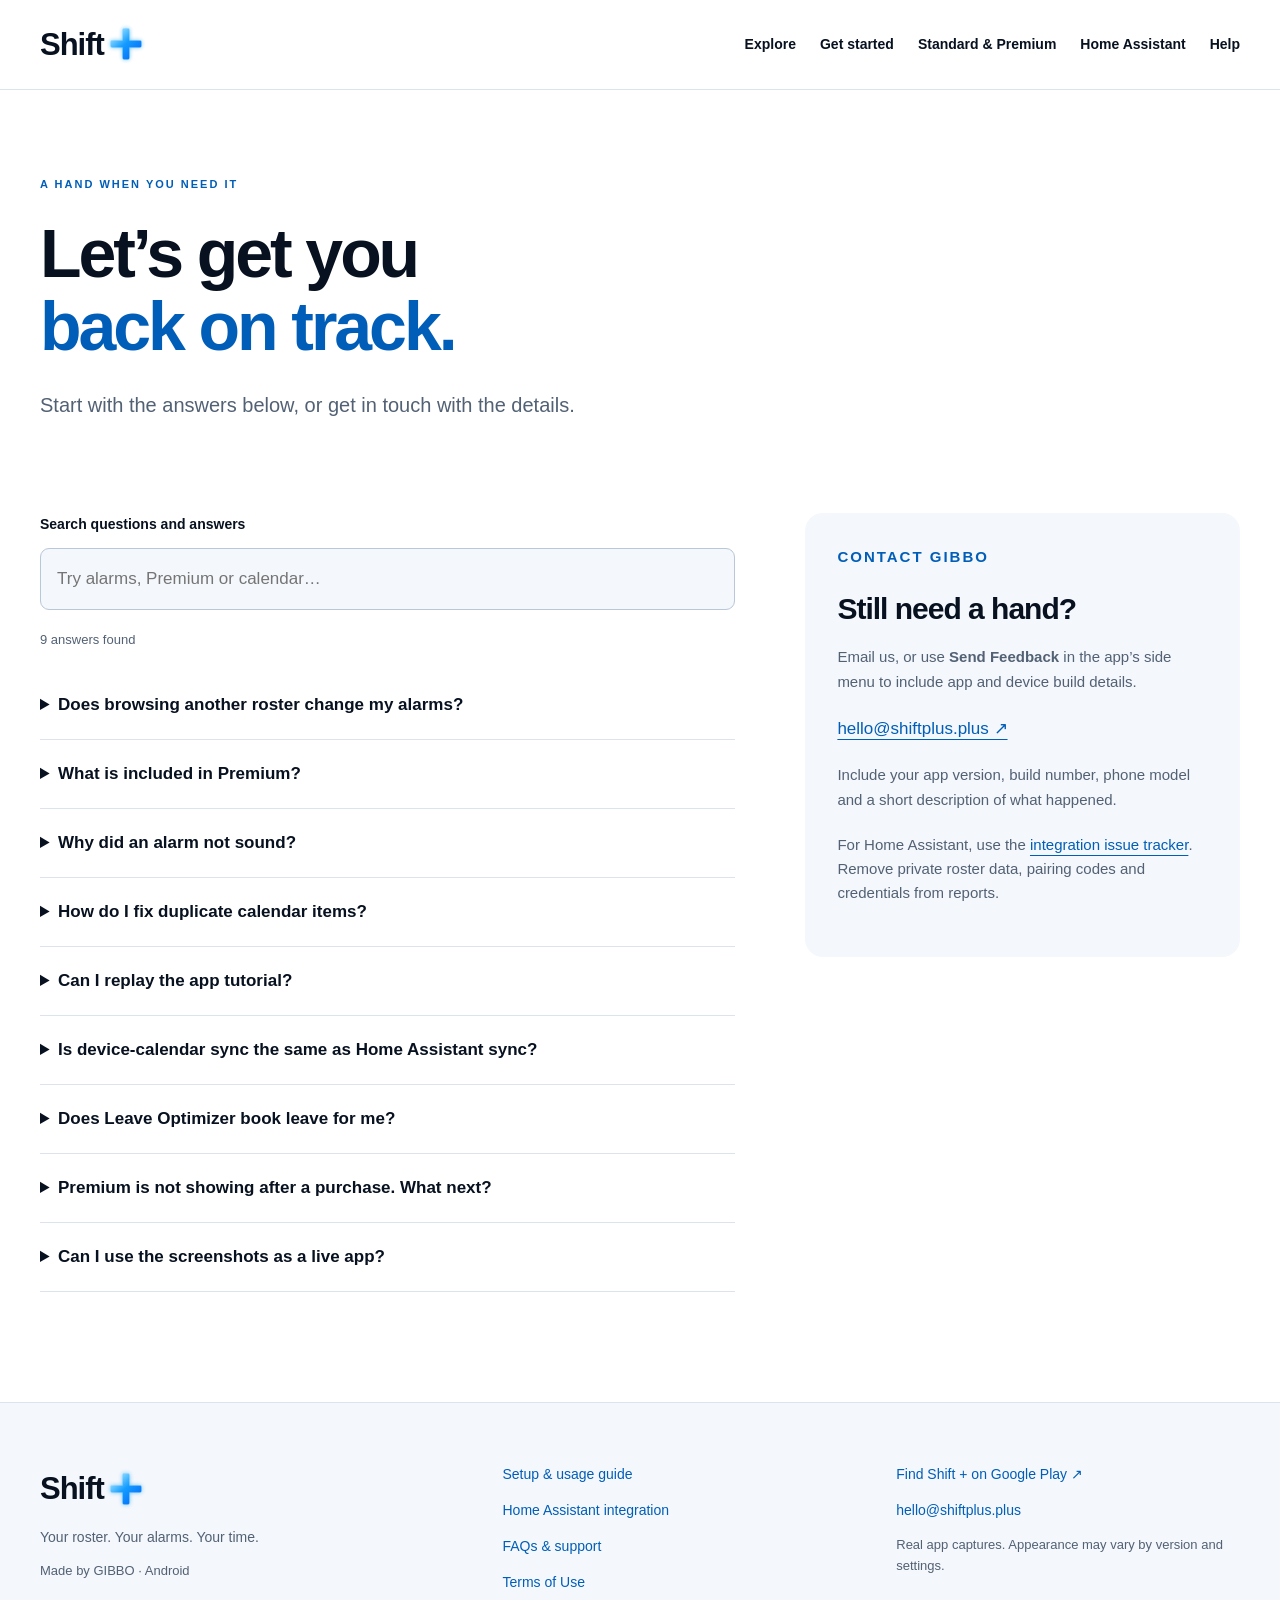
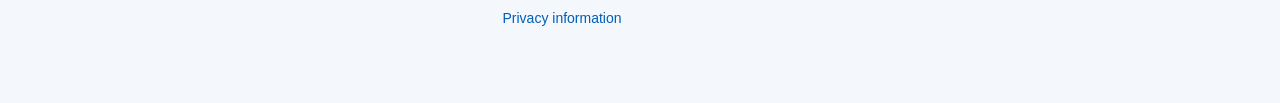
<file: site/support.html>
<!doctype html><html lang="en"><head><meta charset="utf-8"><meta name="viewport" content="width=device-width,initial-scale=1"><title>Help, FAQs & support — Shift +</title><meta name="description" content="Find answers about rosters, alarms, Premium and sync, or contact Shift + support at hello@shiftplus.plus."><meta name="robots" content="noindex,nofollow"><meta name="theme-color" content="#07111f"><meta property="og:type" content="website"><meta property="og:title" content="Help, FAQs & support — Shift +"><meta property="og:description" content="Find answers about rosters, alarms, Premium and sync, or contact Shift + support at hello@shiftplus.plus."><meta property="og:site_name" content="Shift +"><meta property="og:image" content="assets/app-icon.png"><meta name="twitter:card" content="summary"><link rel="icon" href="assets/favicon.png"><link rel="apple-touch-icon" href="assets/apple-touch-icon.png"><link rel="stylesheet" href="styles.css"><script src="app.js" defer></script><noscript><style>@media(max-width:760px){.header{height:auto;position:relative}.nav-row{flex-wrap:wrap;padding:15px 0}.menu-toggle{display:none}.header nav{display:flex;position:static;flex-wrap:wrap;padding:0;box-shadow:none;border:0;gap:12px}.header nav a{font-size:14px}}</style></noscript></head><body><a class="skip" href="#main">Skip to content</a><header class="header"><div class="wrap nav-row"><a class="brand" href="index.html" aria-label="Shift + home"><span>Shift</span><img src="assets/logo.svg" width="42" height="42" alt="+"></a><button class="menu-toggle" aria-expanded="false" aria-controls="navigation">Menu <span aria-hidden="true">+</span></button><nav id="navigation" aria-label="Main navigation"><a href="index.html#features">Explore</a><a href="guide.html">Get started</a><a href="index.html#premium">Standard & Premium</a><a href="home-assistant.html">Home Assistant</a><a href="support.html">Help</a></nav></div></header><main id="main" tabindex="-1"><section class="page-intro wrap"><p class="eyebrow">A HAND WHEN YOU NEED IT</p><h1>Let’s get you<br><em>back on track.</em></h1><p class="lead">Start with the answers below, or get in touch with the details.</p></section><section class="wrap help-layout"><div><label class="search-label" for="faq-search">Search questions and answers</label><input id="faq-search" type="search" placeholder="Try alarms, Premium or calendar…"><p id="faq-count" class="micro" aria-live="polite"></p><div class="faq-list"><details><summary>Does browsing another roster change my alarms?</summary><p>No. Work alarms, statistics and device-calendar sync use the Active Schedule. Change working defaults in Settings; browsing other units is separate.</p></details><details><summary>What is included in Premium?</summary><p>Custom Rosters, Overtime, Leave Optimizer and Home Assistant pairing and synchronisation. Standard calendar, roster browsing and saved settings remain available without Premium. Current pricing and purchase terms are shown in Google Play’s in-app purchase screen.</p></details><details><summary>Why did an alarm not sound?</summary><p>Run the 10-second Test Alarm. Check notification and exact-alarm permissions, sound, vibration, lock-screen alerts and battery/background settings. Android may use a high-priority lock-screen notification when full-screen alarms are unavailable.</p></details><details><summary>How do I fix duplicate calendar items?</summary><p>Check calendar permission, then disable and re-enable sync so Shift + refreshes its own managed events. Confirm Active Roster, Active Unit and Shift Times first.</p></details><details><summary>Can I replay the app tutorial?</summary><p>Yes. Open Help Centre and choose Start Live Tour or a specific help topic. Demonstrations run in a temporary read-only session.</p></details><details><summary>Is device-calendar sync the same as Home Assistant sync?</summary><p>No. Device-calendar sync mirrors selected events to a calendar on your phone. Home Assistant sync is a separate Premium integration with secure QR pairing.</p></details><details><summary>Does Leave Optimizer book leave for me?</summary><p>It suggests breaks based on your active schedule and configured leave year. It does not approve leave or submit a request to your employer.</p></details><details><summary>Premium is not showing after a purchase. What next?</summary><p>Use the app’s existing-purchase check or retry after confirming the Google Play account used for the purchase. If Google Play is unavailable, retry later. Standard features remain available.</p></details><details><summary>Can I use the screenshots as a live app?</summary><p>These are genuine app captures for illustration. Website walkthrough controls explain the views; they do not change your roster or set alarms. Install the Android app to use those features.</p></details></div><p id="no-results" hidden>No matching answers. Try another word or contact support.</p></div><aside class="support-card"><p class="eyebrow">CONTACT GIBBO</p><h2>Still need a hand?</h2><p>Email us, or use <strong>Send Feedback</strong> in the app’s side menu to include app and device build details.</p><a href="mailto:hello@shiftplus.plus">hello@shiftplus.plus ↗</a><p>Include your app version, build number, phone model and a short description of what happened.</p><p class="micro">For Home Assistant, use the <a href="https://github.com/bgibbo/shift-plus-home-assistant/issues">integration issue tracker</a>. Remove private roster data, pairing codes and credentials from reports.</p></aside></section></main><footer><div class="wrap footer-grid"><div><a class="brand" href="index.html" aria-label="Shift + home"><span>Shift</span><img src="assets/logo.svg" width="42" height="42" alt="+"></a><p>Your roster. Your alarms. Your time.</p><small>Made by GIBBO · Android</small></div><div><a href="guide.html">Setup & usage guide</a><a href="home-assistant.html">Home Assistant integration</a><a href="support.html">FAQs & support</a><a href="terms.html">Terms of Use</a><a href="privacy.html">Privacy information</a></div><div><a href="https://play.google.com/store/apps/details?id=ie.shiftplus.app" target="_blank" rel="noopener">Find Shift + on Google Play ↗</a><a href="mailto:hello@shiftplus.plus">hello@shiftplus.plus</a><small>Real app captures. Appearance may vary by version and settings.</small></div></div></footer><dialog id="image-viewer" aria-label="Enlarged app screenshot"><button class="close-viewer" autofocus>Close ×</button><img alt=""></dialog></body></html>
</file>
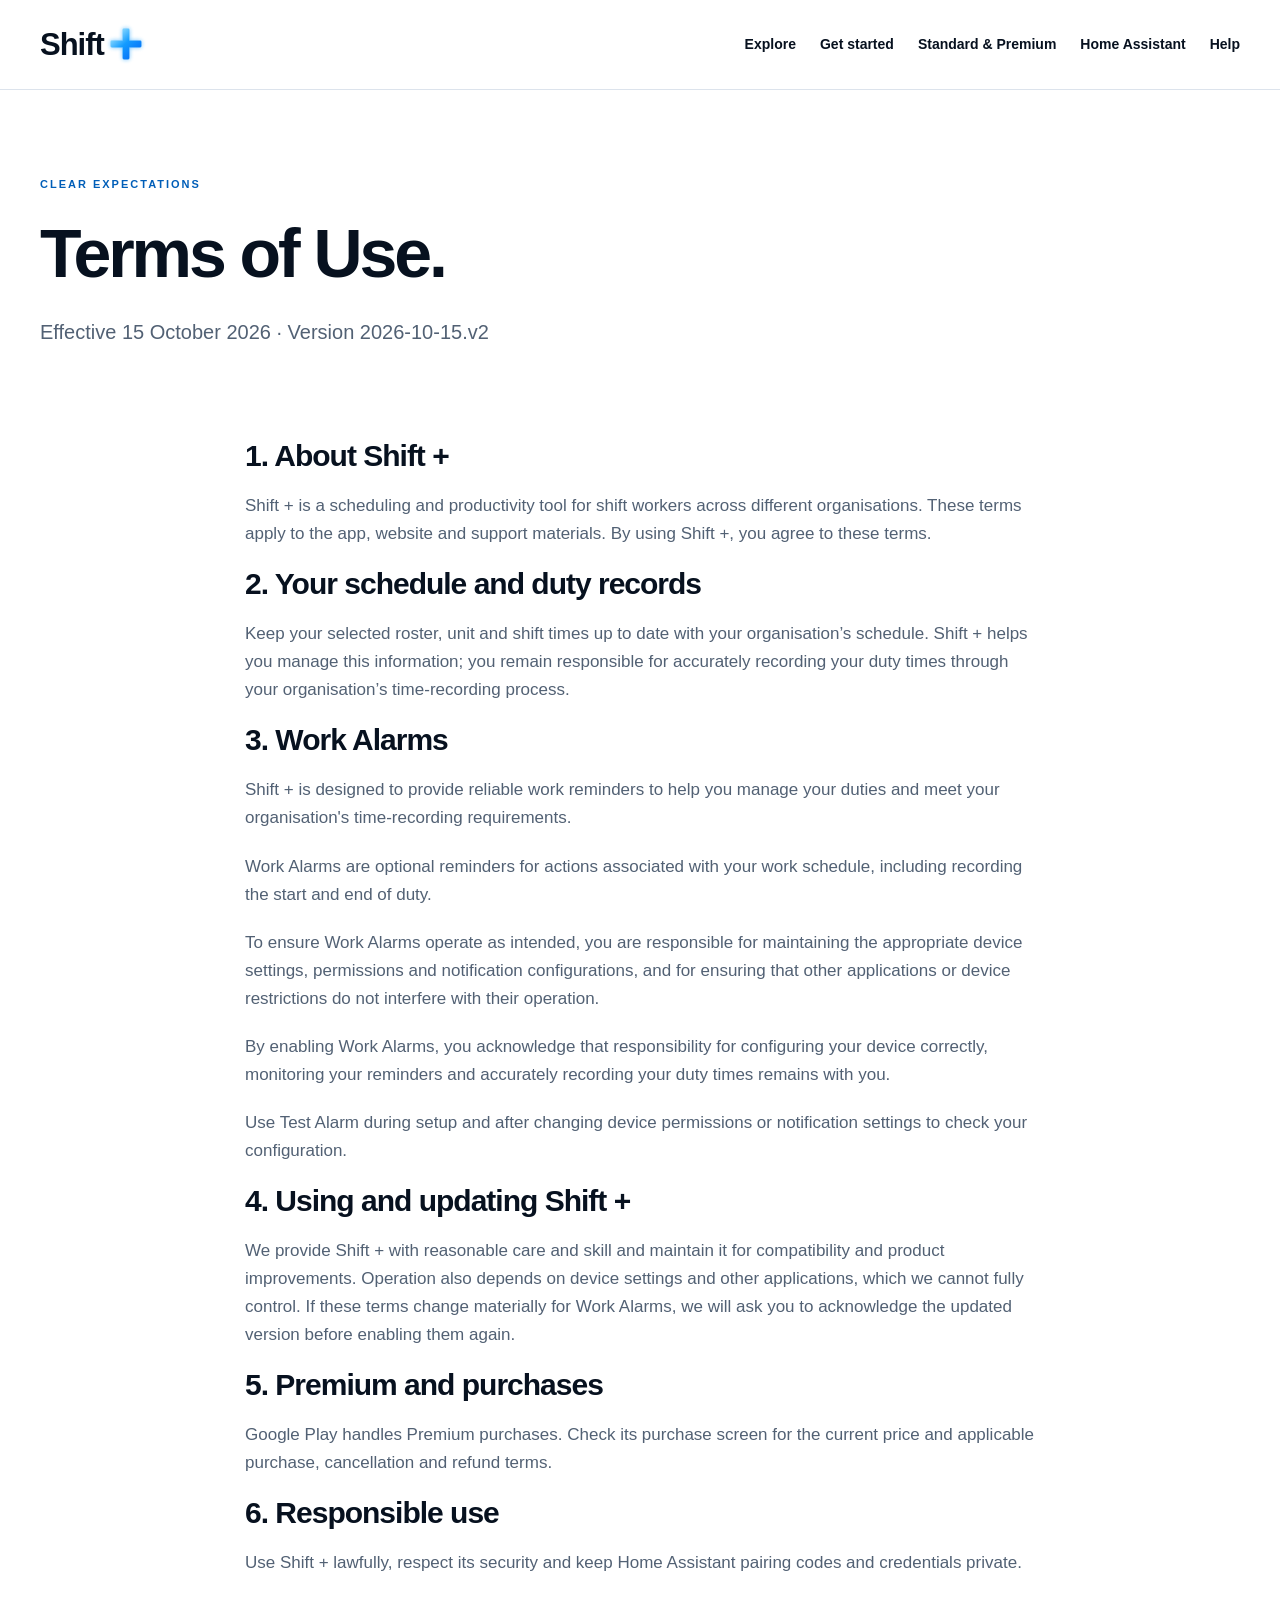
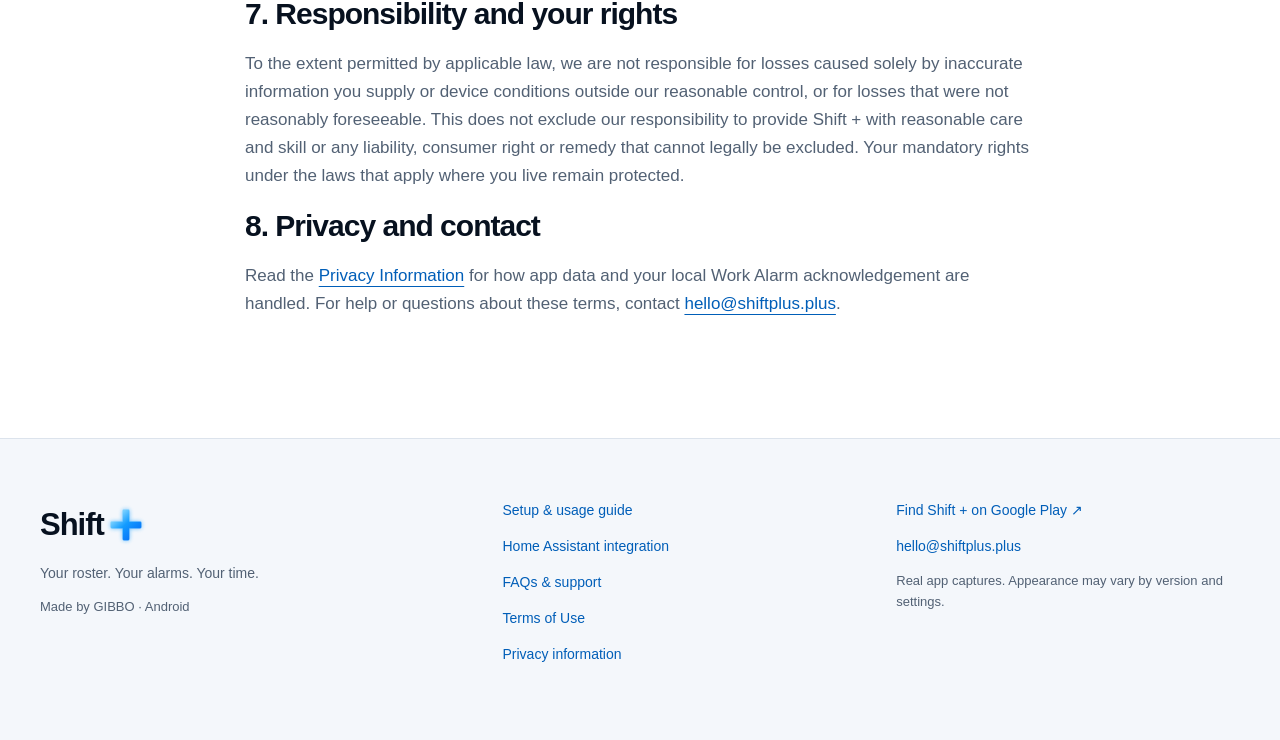
<file: site/terms.html>
<!doctype html><html lang="en"><head><meta charset="utf-8"><meta name="viewport" content="width=device-width,initial-scale=1"><title>Terms of Use — Shift +</title><meta name="description" content="Terms of Use for the Shift + Android app and website, including your Work Alarm responsibilities."><meta name="robots" content="noindex,nofollow"><meta name="theme-color" content="#07111f"><meta property="og:type" content="website"><meta property="og:title" content="Terms of Use — Shift +"><meta property="og:description" content="Terms of Use for Shift +, including your Work Alarm responsibilities."><meta property="og:site_name" content="Shift +"><meta property="og:image" content="assets/app-icon.png"><link rel="icon" href="assets/favicon.png"><link rel="apple-touch-icon" href="assets/apple-touch-icon.png"><link rel="stylesheet" href="styles.css"><script src="app.js" defer></script></head><body><a class="skip" href="#main">Skip to content</a><header class="header"><div class="wrap nav-row"><a class="brand" href="index.html" aria-label="Shift + home"><span>Shift</span><img src="assets/logo.svg" width="42" height="42" alt="+"></a><button class="menu-toggle" aria-expanded="false" aria-controls="navigation">Menu <span aria-hidden="true">+</span></button><nav id="navigation" aria-label="Main navigation"><a href="index.html#features">Explore</a><a href="guide.html">Get started</a><a href="index.html#premium">Standard &amp; Premium</a><a href="home-assistant.html">Home Assistant</a><a href="support.html">Help</a></nav></div></header><main id="main" tabindex="-1"><section class="page-intro wrap"><p class="eyebrow">CLEAR EXPECTATIONS</p><h1>Terms of Use.</h1><p class="lead">Effective 15 October 2026 · Version 2026-10-15.v2</p></section><article class="wrap prose">
<section>
<h2>1. About Shift +</h2>
<p>Shift + is a scheduling and productivity tool for shift workers across different organisations. These terms apply to the app, website and support materials. By using Shift +, you agree to these terms.</p>
</section>
<section>
<h2>2. Your schedule and duty records</h2>
<p>Keep your selected roster, unit and shift times up to date with your organisation’s schedule. Shift + helps you manage this information; you remain responsible for accurately recording your duty times through your organisation’s time-recording process.</p>
</section>
<section>
<h2>3. Work Alarms</h2>
<p>Shift + is designed to provide reliable work reminders to help you manage your duties and meet your organisation&#x27;s time-recording requirements.</p>
<p>Work Alarms are optional reminders for actions associated with your work schedule, including recording the start and end of duty.</p>
<p>To ensure Work Alarms operate as intended, you are responsible for maintaining the appropriate device settings, permissions and notification configurations, and for ensuring that other applications or device restrictions do not interfere with their operation.</p>
<p>By enabling Work Alarms, you acknowledge that responsibility for configuring your device correctly, monitoring your reminders and accurately recording your duty times remains with you.</p>
<p>Use Test Alarm during setup and after changing device permissions or notification settings to check your configuration.</p>
</section>
<section>
<h2>4. Using and updating Shift +</h2>
<p>We provide Shift + with reasonable care and skill and maintain it for compatibility and product improvements. Operation also depends on device settings and other applications, which we cannot fully control. If these terms change materially for Work Alarms, we will ask you to acknowledge the updated version before enabling them again.</p>
</section>
<section>
<h2>5. Premium and purchases</h2>
<p>Google Play handles Premium purchases. Check its purchase screen for the current price and applicable purchase, cancellation and refund terms.</p>
</section>
<section>
<h2>6. Responsible use</h2>
<p>Use Shift + lawfully, respect its security and keep Home Assistant pairing codes and credentials private.</p>
</section>
<section>
<h2>7. Responsibility and your rights</h2>
<p>To the extent permitted by applicable law, we are not responsible for losses caused solely by inaccurate information you supply or device conditions outside our reasonable control, or for losses that were not reasonably foreseeable. This does not exclude our responsibility to provide Shift + with reasonable care and skill or any liability, consumer right or remedy that cannot legally be excluded. Your mandatory rights under the laws that apply where you live remain protected.</p>
</section>
<section>
<h2>8. Privacy and contact</h2>
<p>Read the <a href="privacy.html">Privacy Information</a> for how app data and your local Work Alarm acknowledgement are handled. For help or questions about these terms, contact <a href="mailto:hello@shiftplus.plus">hello@shiftplus.plus</a>.</p>
</section>
</article></main><footer><div class="wrap footer-grid"><div><a class="brand" href="index.html" aria-label="Shift + home"><span>Shift</span><img src="assets/logo.svg" width="42" height="42" alt="+"></a><p>Your roster. Your alarms. Your time.</p><small>Made by GIBBO · Android</small></div><div><a href="guide.html">Setup &amp; usage guide</a><a href="home-assistant.html">Home Assistant integration</a><a href="support.html">FAQs &amp; support</a><a href="terms.html">Terms of Use</a><a href="privacy.html">Privacy information</a></div><div><a href="https://play.google.com/store/apps/details?id=ie.shiftplus.app" target="_blank" rel="noopener">Find Shift + on Google Play ↗</a><a href="mailto:hello@shiftplus.plus">hello@shiftplus.plus</a><small>Real app captures. Appearance may vary by version and settings.</small></div></div></footer><dialog id="image-viewer" aria-label="Enlarged app screenshot"><button class="close-viewer" autofocus>Close ×</button><img alt=""></dialog></body></html>
</file>
<file: site/styles.css>
:root{--ink:#07111f;--blue:#005eb8;--electric:#149cff;--muted:#526174;--pale:#f4f7fb;--line:#dce3ec;--radius:24px}*{box-sizing:border-box}html{scroll-behavior:smooth;scroll-padding-top:100px}body{margin:0;color:var(--ink);background:#fff;font:17px/1.65 'Segoe UI',Arial,sans-serif}a{color:var(--blue);text-underline-offset:5px}button,input{font:inherit}button,a,input,summary{-webkit-tap-highlight-color:transparent}button{cursor:pointer}a:focus-visible,button:focus-visible,input:focus-visible,summary:focus-visible{outline:3px solid #d06e00;outline-offset:5px}img{max-width:100%;height:auto}h1,h2,h3,p,figure{margin:0}h1,h2,h3{line-height:1.07;letter-spacing:-.045em}h1{font-size:clamp(48px,5.2vw,76px);font-weight:650}h2{font-size:clamp(36px,3.4vw,51px);font-weight:650}h3{font-size:28px}em{font-style:normal;color:var(--blue)}p{margin:20px 0;color:var(--muted)}strong{font-weight:650}small,.micro{font-size:13px;line-height:1.6}.wrap{width:min(1200px,calc(100% - 80px));margin:auto}.header{height:90px;background:rgba(255,255,255,.97);border-bottom:1px solid var(--line);position:sticky;top:0;z-index:10}.nav-row{height:100%;display:flex;align-items:center;justify-content:space-between;gap:32px}.brand{display:inline-flex;align-items:center;color:var(--ink);text-decoration:none;font-size:31px;font-weight:750;letter-spacing:-1px;white-space:nowrap}.brand img{width:44px;height:44px}.header nav{display:flex;align-items:center;gap:24px}.header nav a{font-size:14px;text-decoration:none;color:var(--ink);font-weight:600}.header nav a:hover{color:var(--blue)}.menu-toggle{display:none}.skip{position:fixed;left:16px;top:-100px;background:#fff;padding:12px;z-index:100}.skip:focus{top:12px}.eyebrow{font-size:11px;letter-spacing:2px;font-weight:750;color:var(--blue);margin:0 0 24px}.status-dot{display:inline-block;width:7px;height:7px;background:var(--blue);border-radius:50%;margin-right:8px}.lead{font-size:20px;max-width:620px;line-height:1.65;margin:26px 0}.actions{display:flex;gap:20px;align-items:center;flex-wrap:wrap;margin-top:30px}.button{min-height:52px;padding:14px 22px;display:inline-flex;gap:24px;justify-content:space-between;align-items:center;border-radius:8px;font-size:14px;font-weight:650;text-decoration:none;transition:transform .2s,background .2s}.button:hover{transform:translateY(-2px)}.primary{background:var(--blue);color:#fff}.primary:hover{background:#004f9c}.secondary{border:1px solid var(--line);color:var(--ink)}.light{background:#fff;color:var(--ink)}.text-link{font-size:14px;font-weight:650;text-decoration:none}.section-ribbon{background:var(--ink);color:#fff;font-size:12px;letter-spacing:1px}.section-ribbon .wrap{display:flex;justify-content:space-around;padding:22px 0;gap:16px}.section-ribbon span:before{content:'+';color:#65bdff;margin-right:15px;font-size:18px}.section{padding:110px 0}.section-heading{max-width:720px;margin-bottom:46px}.section-heading>p:last-child{max-width:560px}.tour-section{background:#eef3fa;padding:90px 0}.tour-grid{display:grid;grid-template-columns:1fr 1fr;gap:100px;align-items:center}.tour-visual{text-align:center}.screenshot{display:block;padding:0;border:0;background:transparent;border-radius:23px;overflow:hidden;box-shadow:0 20px 55px #091d3f25}.screenshot img{display:block;width:100%}.tour-visual .screenshot{width:300px;margin:auto;border:7px solid var(--ink);border-radius:29px}.tour-options{margin:32px 0 20px}.tour-options button{width:100%;border:0;border-bottom:1px solid #d3deeb;background:transparent;text-align:left;padding:20px 16px;display:flex;align-items:center;gap:19px;border-radius:10px;color:var(--ink)}.tour-options button[aria-pressed=true]{background:#fff;box-shadow:0 10px 25px #17385b0b;border-bottom-color:transparent}.tour-options button>span{font-size:12px;color:var(--blue)}.tour-options strong{display:block;font-size:18px}.tour-options small{display:block;color:var(--muted)}.tour-options b{margin-left:auto;color:var(--blue)}.tour-description{font-size:15px;color:var(--muted);min-height:100px}.plans{display:grid;grid-template-columns:1fr 1fr;gap:24px}.plan{padding:40px;border:1px solid var(--line);border-radius:var(--radius)}.pill{display:inline-block;font-size:10px;font-weight:750;letter-spacing:1.5px;border:1px solid #c6d7e9;padding:5px 12px;border-radius:20px;margin-bottom:28px}.plan h3{font-size:32px;max-width:320px}.plan ul{padding:0;list-style:none;margin:28px 0}.plan li{padding:12px 0 12px 23px;border-bottom:1px solid var(--line);font-size:15px;position:relative}.plan li:before{content:'+';position:absolute;left:0;color:var(--blue)}.premium{background:#eaf3ff;border-color:#bfd9f5}.ha-section{background:var(--ink);color:#fff;padding:100px 0}.ha-grid{display:grid;grid-template-columns:1fr 1fr;gap:110px;align-items:center}.ha-section .eyebrow{color:#79c6ff}.ha-section p{color:#b3c4d6}.ha-section h2{font-size:54px}.connection-diagram{text-align:center;border:1px solid #25364a;border-radius:24px;padding:35px;background:#0d1a2a}.connection-node{display:flex;flex-direction:column;align-items:center}.connection-node strong{font-size:21px}.connection-node span{font-size:13px;color:#bac9d9}.connection-node .home-symbol{font-size:55px;line-height:1.3;color:#6ec9ff}.connector{margin:20px;color:#65bdff}.connector span{font-size:11px;letter-spacing:1px;margin-left:10px}.connection-diagram>small{display:block;margin-top:25px;color:#aabbd0;font-size:11px}.next-step{text-align:center}.next-step .actions{justify-content:center}footer{background:var(--pale);padding:60px 0;border-top:1px solid var(--line)}.footer-grid{display:grid;grid-template-columns:1.2fr 1fr 1fr;gap:50px}.footer-grid>div>a:not(.brand){display:block;font-size:14px;text-decoration:none;margin-bottom:13px}.footer-grid small{display:block;color:var(--muted)}.footer-grid p{font-size:14px;margin:12px 0}.page-intro{padding:85px 0 65px}.page-intro h1{font-size:68px}.docs-layout{display:grid;grid-template-columns:260px 1fr;gap:90px;padding-bottom:100px}.contents{align-self:start;position:sticky;top:125px;border-top:1px solid var(--line);padding-top:20px;font-size:14px}.contents strong{font-size:11px;letter-spacing:1.5px}.contents a{display:block;color:var(--muted);text-decoration:none;margin:16px 0}.contents a:hover{color:var(--blue)}.contents p{font-size:14px;margin:15px 0}.guide-section{padding:34px 0;border-top:1px solid var(--line);scroll-margin-top:115px}.guide-section h2,.prose h2,.support-card h2,.callout h2{font-size:30px;letter-spacing:-1px}.guide-section .eyebrow{display:block;margin-bottom:16px}ol{padding-left:24px}li{padding-left:8px;margin:12px 0;color:var(--muted)}.callout{background:#eef5ff;padding:26px 30px;border-radius:15px;margin:24px 0}.callout p:last-child{margin-bottom:0}.callout p{font-size:15px}code{overflow-wrap:anywhere;font-size:14px}dt{font-weight:650;margin-top:24px}dd{margin:5px 0;color:var(--muted)}.help-layout{display:grid;grid-template-columns:1.6fr 1fr;gap:70px;padding-bottom:110px}.search-label{display:block;font-size:14px;font-weight:650;margin-bottom:12px}input[type=search]{width:100%;padding:16px;border:1px solid #b8c7d9;border-radius:9px;background:var(--pale)}.faq-list details{border-bottom:1px solid var(--line);padding:20px 0}.faq-list summary{font-weight:600;cursor:pointer;padding-right:15px}.faq-list p{font-size:16px}.support-card{background:var(--pale);padding:32px;border-radius:18px;align-self:start}.support-card p{font-size:15px}.prose{max-width:790px;padding-bottom:100px}dialog{border:0;border-radius:16px;padding:60px 18px 18px;max-height:92vh;max-width:95vw;background:#eef3fa}dialog::backdrop{background:#07111fe8}dialog img{display:block;max-height:78vh;width:auto;margin:auto}.close-viewer{position:absolute;right:15px;top:12px;background:var(--ink);color:#fff;border:0;border-radius:8px;padding:8px 16px}[hidden]{display:none!important}
/* Marketing homepage */
.marketing-hero{overflow:hidden;background:radial-gradient(ellipse at 90% 22%,#17345f 0,transparent 46%),linear-gradient(118deg,#07111f 0%,#091b35 52%,#07111f 100%);color:#fff}.marketing-hero-grid{display:grid;grid-template-columns:.85fr 1.15fr;align-items:center;gap:44px;min-height:670px}.marketing-copy{padding:76px 0}.marketing-copy .eyebrow{color:#8fd5ff}.marketing-copy .status-dot{background:#69c9ff}.marketing-copy h1{font-size:clamp(54px,6vw,84px)}.marketing-copy .lead{color:#d2e0f0}.marketing-copy .micro{color:#aebfd3;margin-top:20px}.marketing-copy .text-link{color:#b8e3ff}.marketing-art{margin:0;position:relative}.marketing-art img{display:block;width:100%;border-radius:24px;box-shadow:0 28px 80px #0008}.marketing-art:after{content:"";position:absolute;inset:0;border:1px solid #88bdfd55;border-radius:24px;pointer-events:none}.marketing-art figcaption{font-size:11px;letter-spacing:1.2px;color:#aebfd3;margin-top:12px}.audience-grid{display:grid;grid-template-columns:repeat(3,1fr);gap:24px}.audience-card{padding:30px;border:1px solid var(--line);border-radius:18px;background:#fff}.audience-card>span{display:block;color:var(--blue);font-weight:700;font-size:12px;letter-spacing:1.5px;margin-bottom:38px}.audience-card h3{font-size:27px}.audience-card p{font-size:16px}.feature-band{background:#eaf3ff;padding:85px 0}.feature-band-grid{display:grid;grid-template-columns:1fr 1.25fr;gap:100px;align-items:start}.feature-band h2{max-width:520px}.feature-list article{padding:20px 0;border-top:1px solid #c9daeb;display:grid;grid-template-columns:180px 1fr;gap:20px}.feature-list b{font-size:17px}.feature-list p{margin:0;font-size:16px}.watch-section{display:grid;grid-template-columns:1fr 1fr;gap:70px;align-items:center}.watch-copy h2{max-width:500px}.watch-points{display:flex;flex-wrap:wrap;gap:12px;margin-top:28px}.watch-points span{font-size:12px;font-weight:650;border:1px solid #c9d9eb;border-radius:30px;padding:7px 12px;color:#38526d}.storyboard-preview{display:grid;gap:10px;background:var(--ink);padding:22px;border-radius:22px}.storyboard-preview>div{display:grid;grid-template-columns:38px 1fr auto;align-items:center;gap:10px;padding:18px 14px;border-radius:12px;background:linear-gradient(110deg,#102744,#0a1524);color:#fff}.storyboard-preview small{color:#72cfff;font-weight:750}.storyboard-preview strong{font-size:17px}.storyboard-preview span{font-size:11px;color:#b6cbe0;text-align:right}.storyboard-preview>div:last-child{background:linear-gradient(110deg,#005eb8,#123c74)}
@media(max-width:1000px){.wrap{width:calc(100% - 48px)}.header nav{gap:16px}.header nav a{font-size:12px}.tour-grid{gap:45px}.ha-grid{gap:50px}.docs-layout{gap:40px;grid-template-columns:220px 1fr}.help-layout{gap:35px}.marketing-hero-grid{gap:26px}}
@media(max-width:760px){.wrap{width:calc(100% - 40px)}.header{height:74px}.menu-toggle{display:flex;align-items:center;gap:20px;border:0;background:transparent;font-size:14px;padding:10px}.menu-toggle span{font-size:25px;color:var(--blue)}.header nav{display:none;position:absolute;left:0;right:0;top:74px;background:#fff;border-bottom:1px solid var(--line);padding:25px;box-shadow:0 20px 30px #0001}.header nav.open{display:flex;flex-direction:column;align-items:stretch;gap:18px}.header nav a{font-size:17px}.section{padding:70px 0}.section-ribbon .wrap{justify-content:space-between;font-size:10px;letter-spacing:0;gap:8px}.section-ribbon span:before{display:none}.tour-grid,.plans,.ha-grid,.footer-grid,.docs-layout,.help-layout,.marketing-hero-grid,.audience-grid,.feature-band-grid,.watch-section{grid-template-columns:1fr}.tour-grid{gap:35px}.tour-copy{grid-row:1}.tour-section{padding:65px 0}.tour-description{min-height:95px}.tour-visual .screenshot{width:280px}.plans{gap:20px}.plan{padding:30px 25px}.ha-section{padding:65px 0}.ha-section h2{font-size:44px}.ha-grid{gap:35px}.footer-grid{gap:32px}.page-intro{padding:55px 0 45px}.page-intro h1{font-size:49px}.docs-layout{gap:30px}.contents{position:static}.contents a{margin:10px 0}.guide-section h2{font-size:29px}.help-layout{padding-bottom:60px}.prose{padding-bottom:60px}.callout{padding:24px}.section-heading{margin-bottom:35px}.marketing-hero-grid{min-height:0;gap:0}.marketing-copy{padding:58px 0 32px}.marketing-copy h1{font-size:54px}.marketing-art{padding-bottom:52px}.marketing-art img{border-radius:16px}.audience-grid{gap:16px}.audience-card{padding:24px}.audience-card>span{margin-bottom:25px}.feature-band{padding:65px 0}.feature-band-grid{gap:35px}.feature-list article{grid-template-columns:1fr;gap:5px}.watch-section{gap:34px}.storyboard-preview{padding:14px}.storyboard-preview>div{grid-template-columns:30px 1fr}.storyboard-preview span{grid-column:2;text-align:left}.marketing-copy .lead{font-size:19px}}
@media(prefers-reduced-motion:reduce){html{scroll-behavior:auto}*,*:before,*:after{transition:none!important;animation:none!important}}
</file>
<file: site/video.css>
.video-player{background:#07111f;border:1px solid #254362;border-radius:22px;padding:14px;box-shadow:0 20px 50px #07111f22}.video-player video{display:block;width:100%;aspect-ratio:16/9;border-radius:12px;background:#07111f}.video-player .micro{margin:12px 4px 0;color:#c4d6e8}@media(max-width:760px){.video-player{padding:9px;border-radius:16px}.video-player video{border-radius:10px}}
</file>
